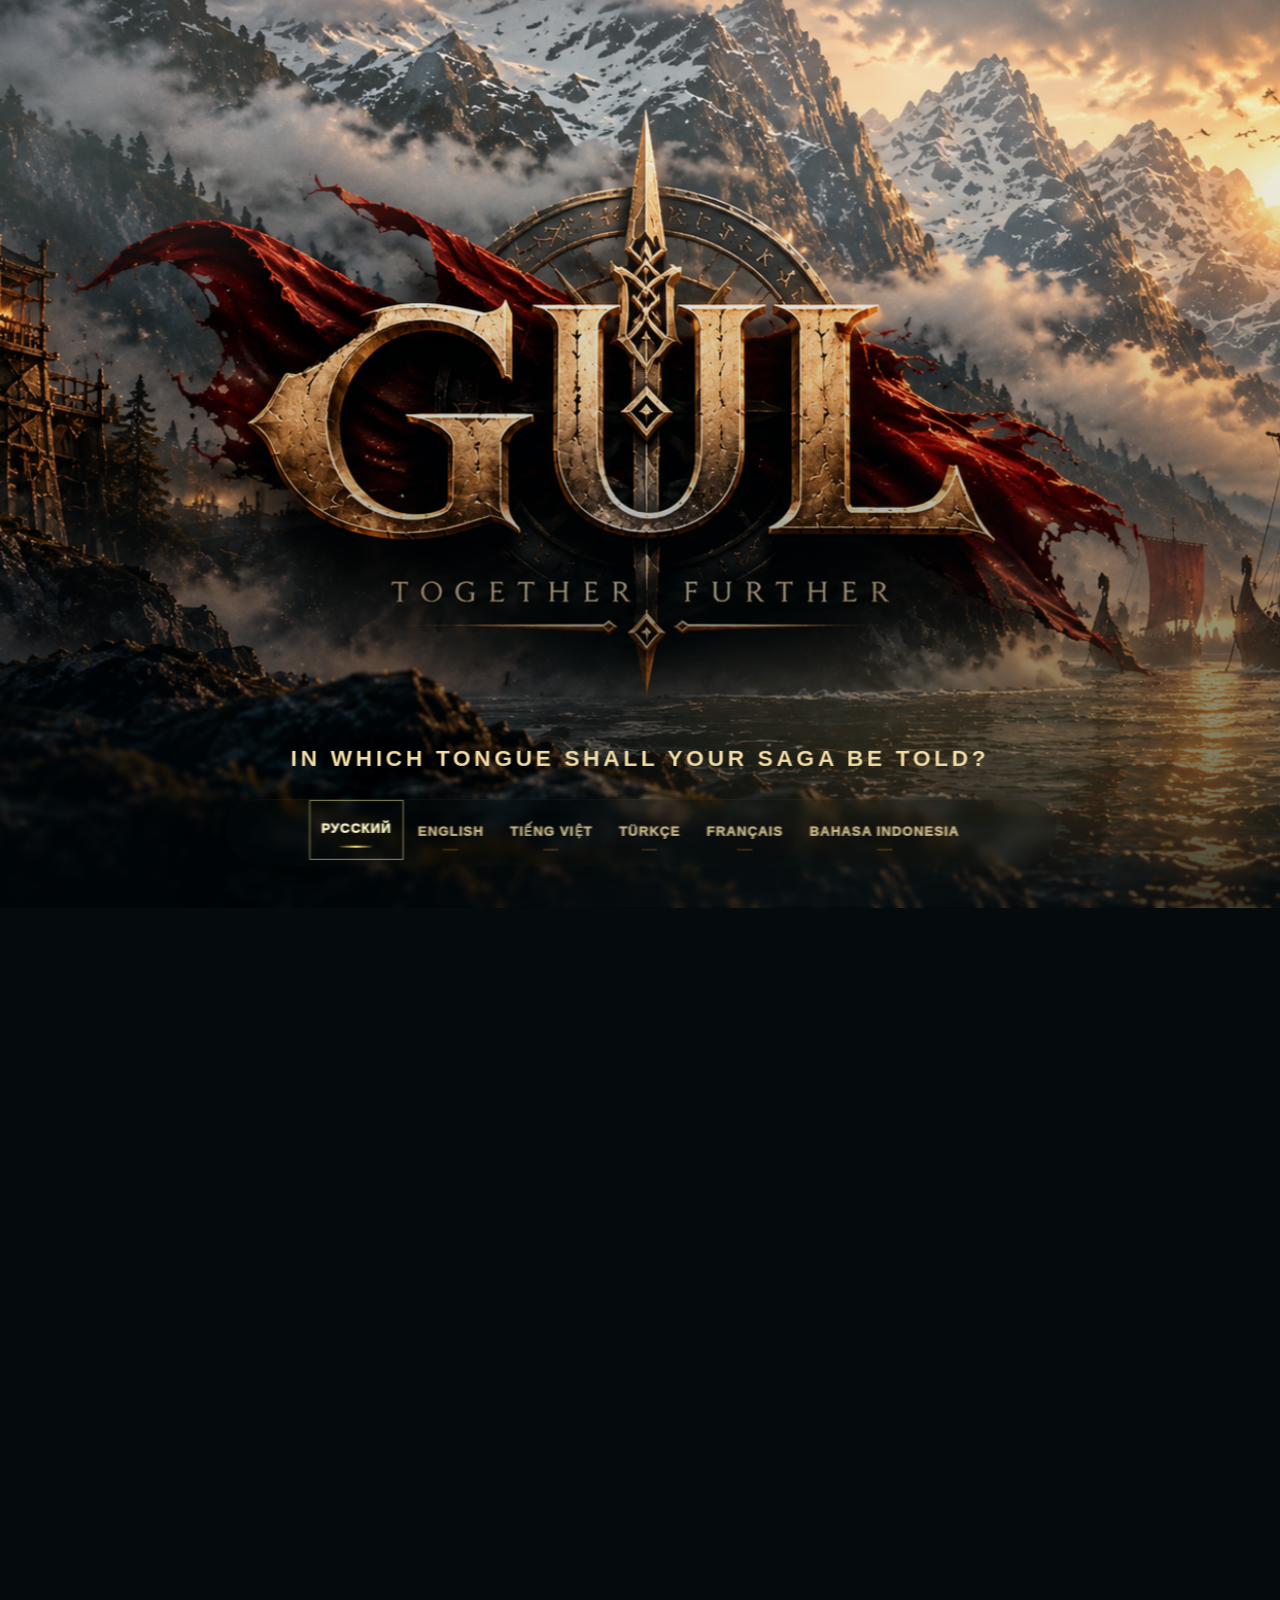
<file: index.html>
<!doctype html>
<html lang="ru">
  <head>
    <script>document.documentElement.classList.add("guild-page-loading")</script>
    <meta charset="utf-8">
    <meta name="viewport" content="width=device-width, initial-scale=1">
    <meta name="description" content="Сайт гильдии Viking Rise: заявки, Guides, Achievements, Media, Leadership и контакты.">
    <meta property="og:title" content="GUL">
    <meta property="og:description" content="Сайт гильдии Viking Rise: заявки, Guides, Achievements, Media, Leadership и контакты.">
    <meta property="og:type" content="website">
    <meta property="og:image" content="assets/hero-viking-guild.webp">
    <title>GUL</title>
    <link rel="icon" type="image/png" href="assets/guild-logo-source.webp">
    <link rel="preconnect" href="https://fonts.googleapis.com"><link rel="preconnect" href="https://fonts.gstatic.com" crossorigin><link href="https://fonts.googleapis.com/css2?family=Cinzel+Decorative:wght@700;900&family=Cinzel:wght@700;800;900&display=swap" rel="stylesheet"><link rel="stylesheet" href="styles.css?enterHallRune=1791292601">
  <link rel="preload" as="image" href="assets/gul-cinematic-logo.png" fetchpriority="high"><link rel="stylesheet" href="desktop-performance.css">
    <link rel="stylesheet" href="guild-clock-top.css?v=20261108-compact">
    <link rel="stylesheet" href="home-layout.css?v=20261107">
    <link rel="stylesheet" href="brand-theme.css?v=20261108-header2">
    <link rel="stylesheet" href="responsive-polish.css?v=20261108-devices">
  <link rel="stylesheet" href="guild-music.css?v=2">
  </head>
  <body class="home-overhaul"><div class="scene-loading" role="status" aria-label="Loading"><div class="loading-toast" aria-hidden="true"><div class="toast-mug mug-left"><img src="assets/viking-tankard.webp" alt="" width="100" height="100"></div><div class="toast-mug mug-right"><img src="assets/viking-tankard.webp" alt="" width="100" height="100"></div><div class="toast-foam"><i></i><i></i><i></i><i></i></div></div><strong>Pouring the ale.</strong><span class="loading-quip">Saving you a seat.</span><span class="loading-small">Preparing the hall for your arrival</span></div>
    <div class="language-gate" data-language-gate>
      <div class="cinematic-harbor" aria-hidden="true">
        <div class="living-sea"></div>
        <div class="living-waterfall"></div>
        <div class="living-boat"></div>
        <div class="harbor-fire fire-hall"></div>
        <div class="harbor-fire fire-dock"></div>
        <div class="harbor-fire fire-shore"></div>
        <div class="roof-smoke smoke-great-hall"><i></i><i></i><i></i></div>
        <div class="roof-smoke smoke-dock-house"><i></i><i></i><i></i></div>
        <div class="house-light light-upper-hall"></div>
        <div class="house-light light-dock-house"></div>
        <div class="brazier-light"></div>
      </div>
      <div class="cinematic-fog" aria-hidden="true"></div>
      <div class="gate-backdrop"></div>
      <section class="gate-panel" aria-label="Language selection">
        <div class="gate-wordmark">GUL</div>
        <p class="cinematic-intro" data-i18n="intro.tagline">Every legend begins here.</p>
        <div class="language-choice-block">
          <p class="language-question" data-i18n="intro.languageQuestion">In which tongue shall your saga be told?</p>
        <div class="rune-choice" aria-label="Выбор языка">
          <button class="rune-button" type="button" data-lang-choice="ru" aria-label="Открыть сайт на русском">
            <span class="choice-saga" lang="ru">Пусть моя сага звучит на русском.</span>
          </button>
          <button class="rune-button" type="button" data-lang-choice="en" aria-label="Open site in English">
            <span class="choice-saga" lang="en">Let my saga unfold in English.</span>
          </button>
        </div>
        </div>
      </section>
    </div>

    <header class="site-header">
      <a class="brand" href="index.html" aria-label="Home страница гильдии">
        <span>
          <strong data-i18n="brand.title">GUL • Viking Rise</strong>
          <small data-i18n="brand.subtitle">Одна гильдия. Одна сага.</small>
        </span>
      </a>
      <nav class="top-nav" aria-label="Основная навигация">
        <a class="active" href="index.html" data-i18n="nav.home">Home</a>
        <a href="migration.html" data-i18n="nav.migration">Migration</a>
        <a href="achievements.html" data-i18n="nav.achievements">Achievements</a>
        <a href="media.html" data-i18n="nav.media">Media</a>
        <a href="guides.html" data-i18n="nav.guides">Guides</a>
        <a href="kingdom.html" data-i18n="nav.kingdom">Leadership</a>
        <a href="contacts.html" data-i18n="nav.contacts">Socials</a>
      </nav>
    </header>

    <main>
      <section class="hero harbor-hero battlefield-hero">
        <div class="harbor-scene" aria-hidden="true">
          <div class="battlefield-smoke"></div>
          <div class="harbor-embers"></div>
        </div>
        <div class="hero-content"><div class="home-crest-mark cinematic-home-mark" aria-label="GUL cinematic logo"><img src="assets/gul-emblem-transparent.png" alt="GUL"></div>
        <div class="hero-actions"><a class="button primary" href="migration.html" data-i18n="actions.apply">Apply to GUL</a><a class="button" href="https://discord.gg/CUmMG2Z4TM" target="_blank" rel="noopener noreferrer" data-i18n="actions.discord">Open Discord</a></div></div>
        
      <div class="home-welcome-line"><strong>Welcome, Warriors.</strong><span>Enter the shield hall, stand with GUL, and move together as one.</span></div><a class="home-scroll-cue" href="#home-sections" aria-label="Enter the hall"><span>Enter the Hall</span><i aria-hidden="true"></i></a></section>
      <section class="home-command-deck" id="home-sections" aria-label="GUL site sections">
        <div class="home-deck-heading">
          <span>Guild Hall</span>
          <strong>Choose your next stop</strong>
        </div>
        <div class="home-route-grid">
          <a class="home-route" href="announcements.html">
            <strong data-i18n="cards.announcementsTitle">Announcements</strong>
            <small>Orders, events, and word from the hall.</small>
          </a>
          <a class="home-route" href="migration.html">
            <strong data-i18n="cards.migrationTitle">Migration</strong>
            <small>Apply to sail with GUL.</small>
          </a>
          <a class="home-route" href="achievements.html">
            <strong data-i18n="cards.achievementsTitle">Achievements</strong>
            <small>Victories, milestones, and glory earned.</small>
          </a>
          <a class="home-route" href="media.html">
            <strong data-i18n="cards.mediaTitle">Media</strong>
            <small>Scenes from battles and voyages.</small>
          </a>
          <a class="home-route" href="guides.html">
            <strong data-i18n="cards.guidesTitle">Guides</strong>
            <small>Build smarter before the axe falls.</small>
          </a>
          <a class="home-route" href="kingdom.html">
            <strong data-i18n="cards.kingdomTitle">Leadership</strong>
            <small>Meet the crew leading GUL forward.</small>
          </a>
          <a class="home-route" href="contacts.html">
            <strong data-i18n="cards.contactsTitle">Socials</strong>
            <small>Discord, leadership, and YouTube soon.</small>
          </a>
        </div>
      </section>
    </main>

    <footer class="site-footer">
      <span data-i18n="brand.title">GUL</span>
      <span data-i18n="footer.note">Скелет сайта для дальнейшего наполнения</span>
    </footer>
    <script src="languages.js"></script><script src="script.js?v=20261108-music1"></script>
  <script src="page-transitions.js?v=5"></script><script src="background-preload.js?v=6"></script>
    <script src="guild-clock-top.js?v=20261108-header2" defer></script>
  <script src="guild-music.js?v=2"></script>
  </body>
</html>
</file>
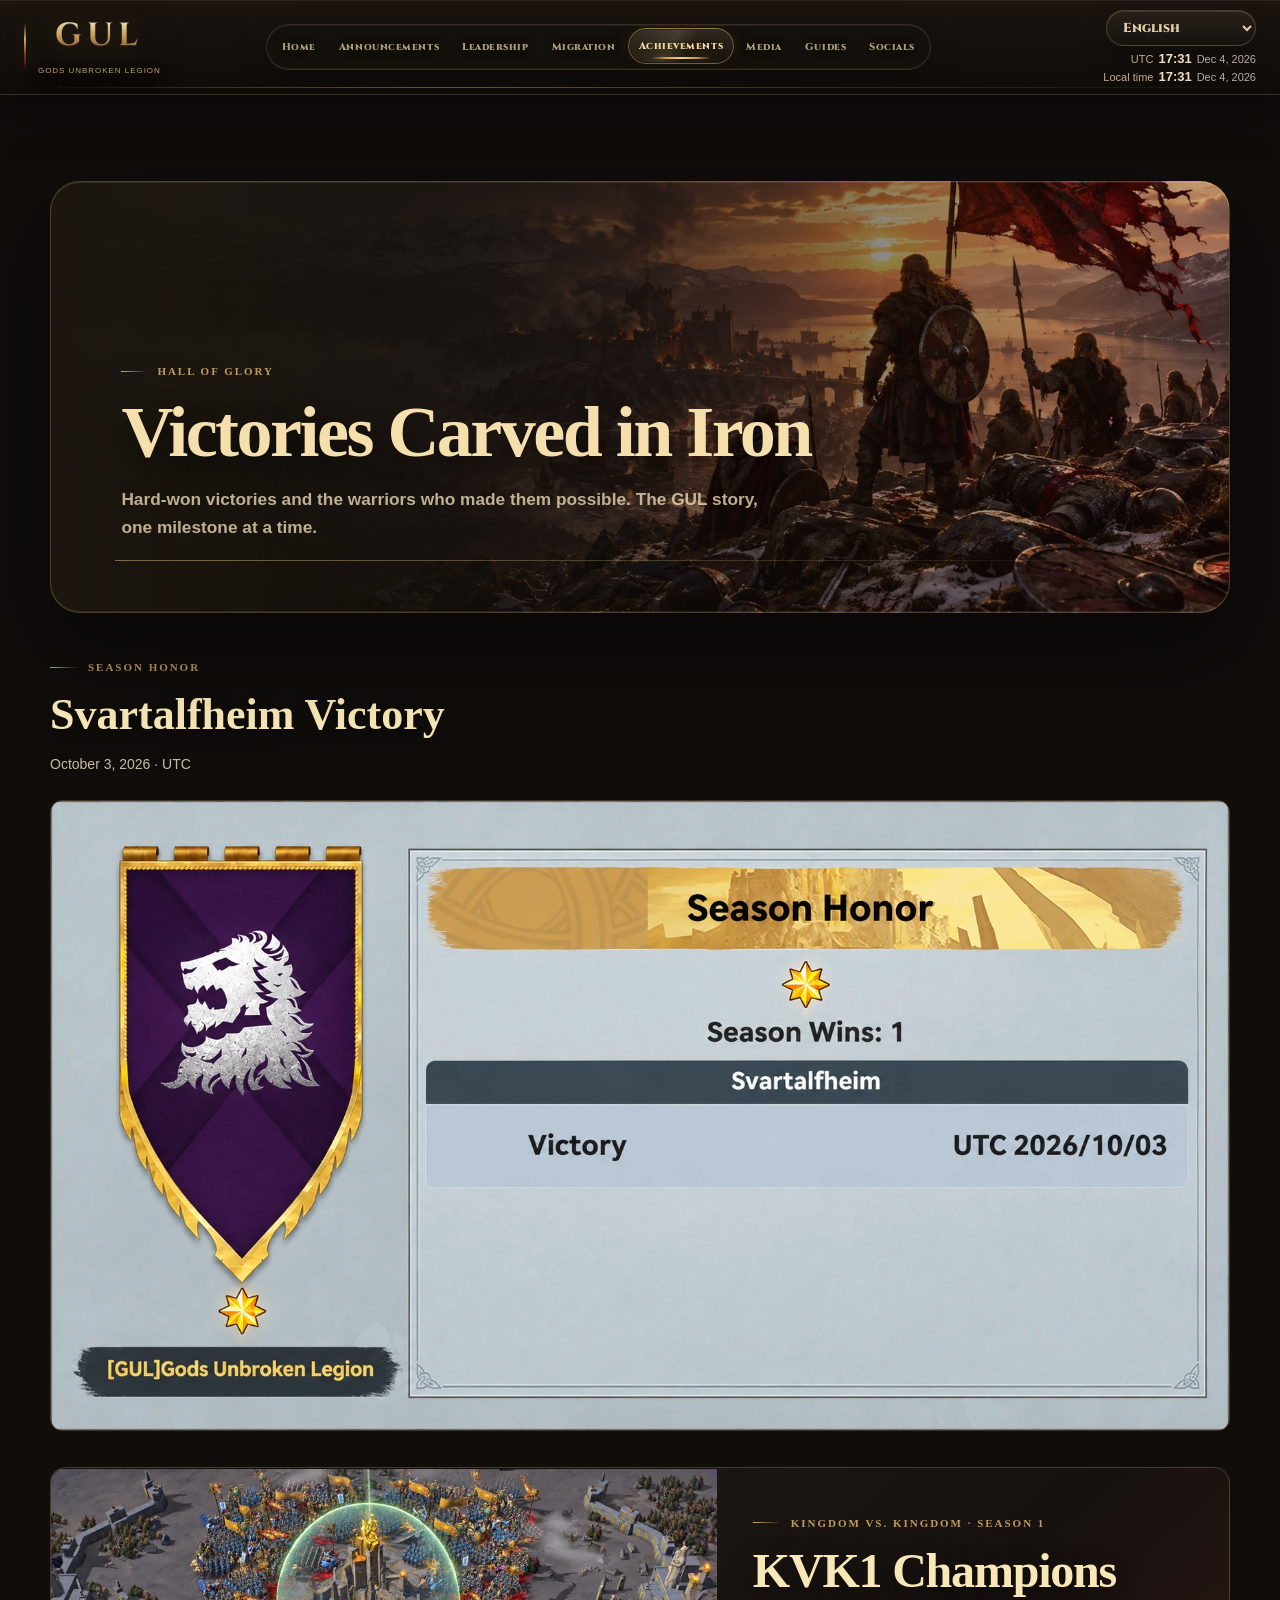
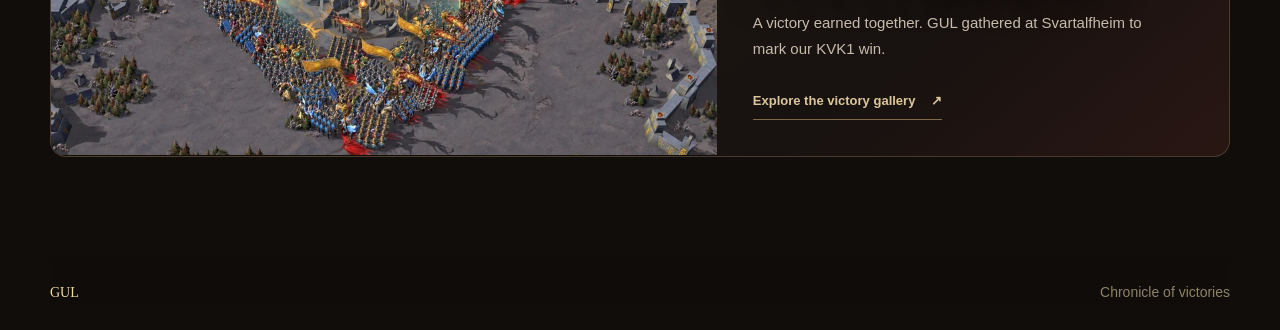
<file: achievements.html>
<!doctype html>
<html lang="ru">
  <head>
    <script>document.documentElement.classList.add("guild-page-loading")</script>
    <meta charset="utf-8">
    <meta name="viewport" content="width=device-width, initial-scale=1">
    <meta name="description" content="Победы, рекорды, сезонные результаты и важные даты гильдии Viking Rise.">
    <meta property="og:title" content="Achievements | GUL">
    <meta property="og:description" content="Победы, рекорды, сезонные результаты и важные даты гильдии Viking Rise.">
    <meta property="og:type" content="website">
    <meta property="og:image" content="assets/hero-viking-guild.webp">
    <title>Achievements | GUL</title>
    <link rel="icon" type="image/png" href="assets/guild-logo-source.webp">
    <link rel="stylesheet" href="styles.css?finalHallLogo=1791290001">
  <link rel="preload" as="image" href="assets/section-achievements.webp" fetchpriority="high"><link rel="stylesheet" href="desktop-performance.css">
    <link rel="stylesheet" href="guild-clock-top.css?v=20261108-compact">
    <link rel="stylesheet" href="brand-theme.css?v=20261108-header2">
    <link rel="stylesheet" href="section-layout.css?v=20261107">
    <link rel="stylesheet" href="victory-gallery.css?v=1">
    <link rel="stylesheet" href="responsive-polish.css?v=20261108-devices">
  <link rel="stylesheet" href="https://fonts.googleapis.com/css2?family=Cinzel:wght@700&display=swap">
  <link rel="stylesheet" href="guild-music.css?v=2">
  </head>
  <body class="achievements-page"><div class="scene-loading" role="status" aria-label="Loading"><div class="loading-toast" aria-hidden="true"><div class="toast-mug mug-left"><img src="assets/viking-tankard.webp" alt="" width="100" height="100"></div><div class="toast-mug mug-right"><img src="assets/viking-tankard.webp" alt="" width="100" height="100"></div><div class="toast-foam"><i></i><i></i><i></i><i></i></div></div><strong>Pouring the ale.</strong><span class="loading-quip">Saving you a seat.</span><span class="loading-small">Preparing the hall for your arrival</span></div>
    <header class="site-header">
      <a class="brand" href="index.html"><span><strong>GUL</strong><small>Together further</small></span></a>
      <nav class="top-nav" aria-label="Основная навигация">
        <a href="index.html">Home</a>
        <a href="migration.html">Migration</a>
        <a class="active" href="achievements.html">Achievements</a>
        <a href="media.html">Media</a>
        <a href="guides.html">Guides</a>
        <a href="kingdom.html">Leadership</a>
        <a href="contacts.html">Socials</a>
      </nav>
    </header>
    <main class="page achievements-overhaul">
      <section class="achievements-hero" aria-labelledby="achievements-title">
        <div class="achievements-hero-copy">
          <span class="achievements-kicker">Hall of Glory</span>
          <h1 id="achievements-title">Victories Carved in Iron</h1>
          <p>Hard-won victories and the warriors who made them possible. The GUL story, one milestone at a time.</p>
        </div>
      </section>

      <section class="season-honor-record" aria-labelledby="season-honor-title">
        <div><span class="page-kicker">Season Honor</span><h2 id="season-honor-title">Svartalfheim Victory</h2><p>October 3, 2026 · UTC</p></div>
        <a href="media.html?album=kvk1#kvk1" aria-label="View the season honor record in the KVK1 album"><img src="assets/kvk1/season-honor.webp" alt="GUL Season Honor: one season win in Svartalfheim, Victory, October 3 2026 UTC"></a>
      </section>
      <section class="victory-achievement" id="kvk1" aria-labelledby="kvk-achievement-title">
        <a class="victory-achievement-photo" href="media.html?album=kvk1#kvk1" aria-label="View the KVK1 victory gallery"><img src="assets/kvk1/team-05-preview.webp" alt="GUL troops gathered around Svartalfheim after their KVK1 win" loading="lazy" decoding="async"></a>
        <div class="victory-achievement-copy"><span class="page-kicker">Kingdom vs. Kingdom · Season 1</span><h2 id="kvk-achievement-title">KVK1 Champions</h2><p>A victory earned together. GUL gathered at Svartalfheim to mark our KVK1 win.</p><a class="victory-text-link" href="media.html?album=kvk1#kvk1">Explore the victory gallery <span aria-hidden="true">↗</span></a></div>
      </section>
    </main>
    <footer class="site-footer"><span>GUL</span><span>Летопись побед</span></footer>
    <script src="languages.js"></script><script src="script.js?v=20261108-music1"></script>
  <script src="page-transitions.js?v=5"></script><script src="background-preload.js?v=6"></script>
    <script src="guild-clock-top.js?v=20261108-header2" defer></script>
  <script src="guild-music.js?v=2"></script>
  </body>
</html>
</file>
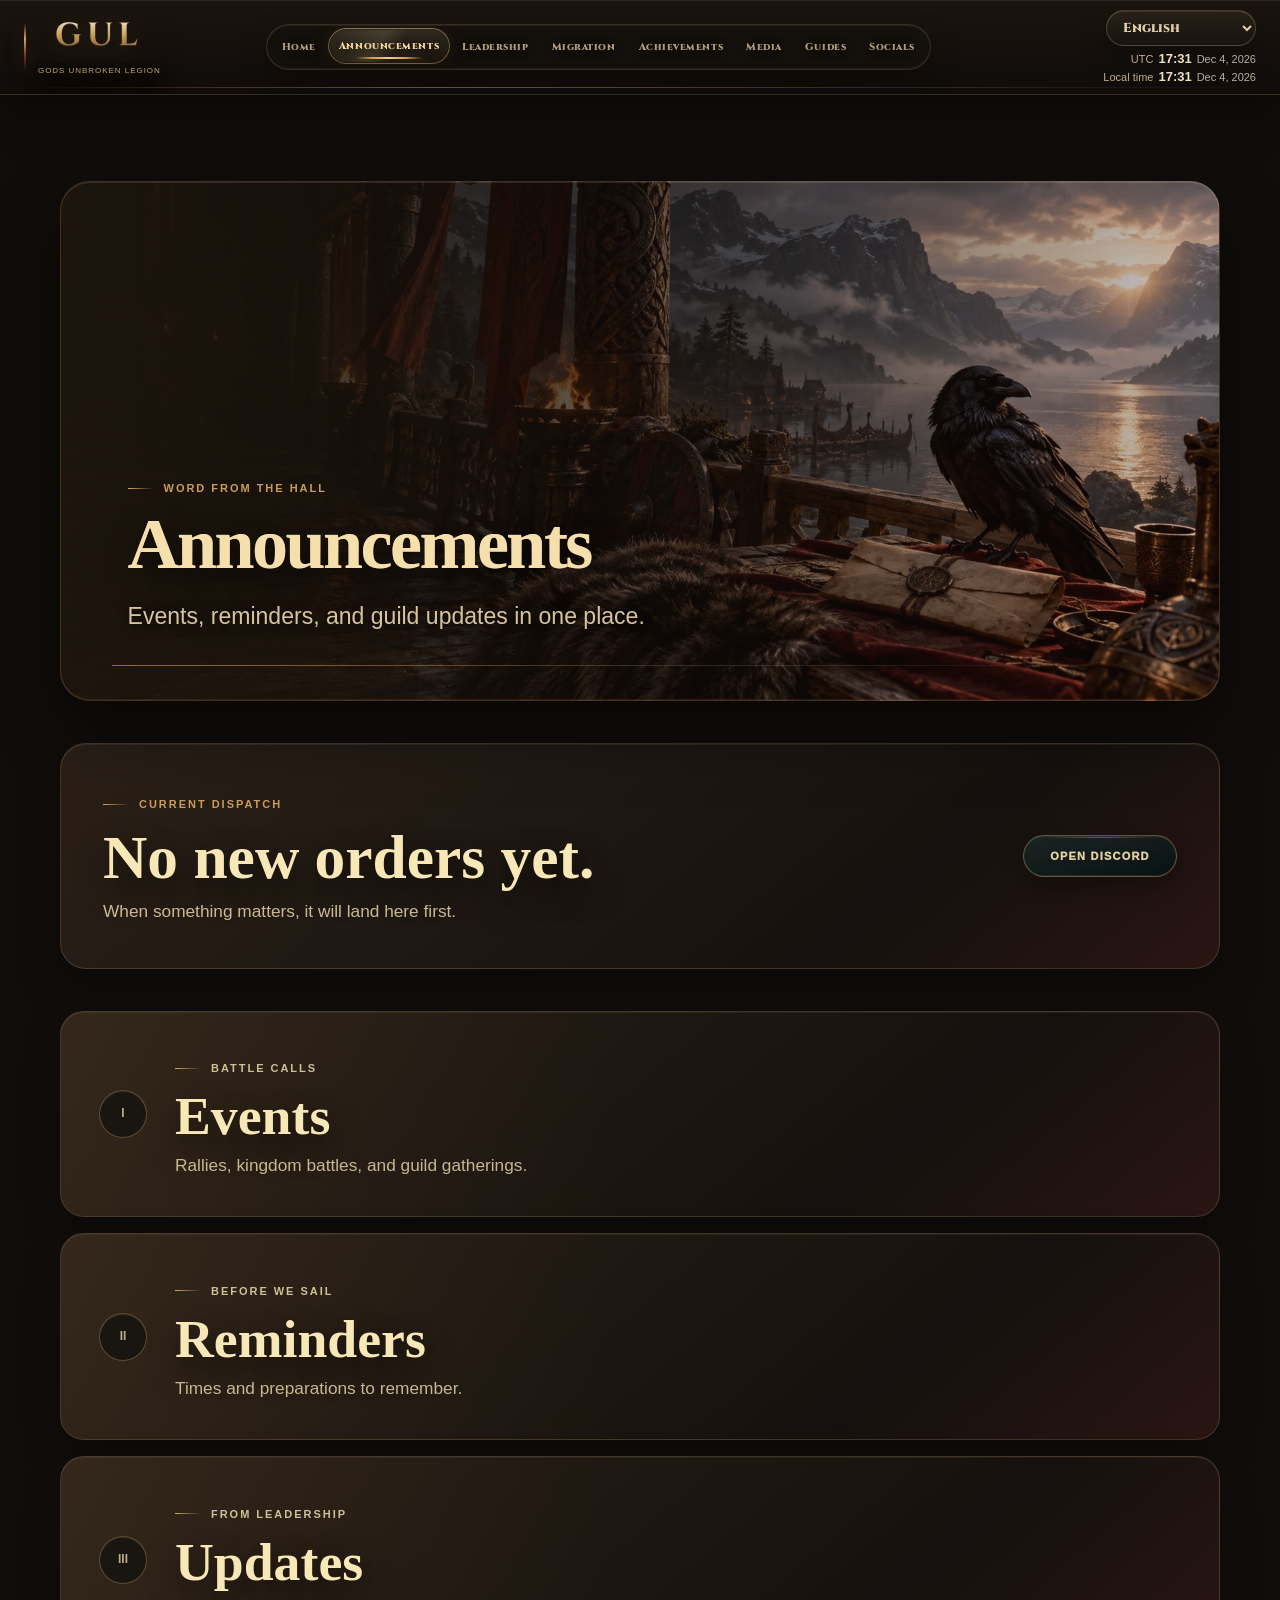
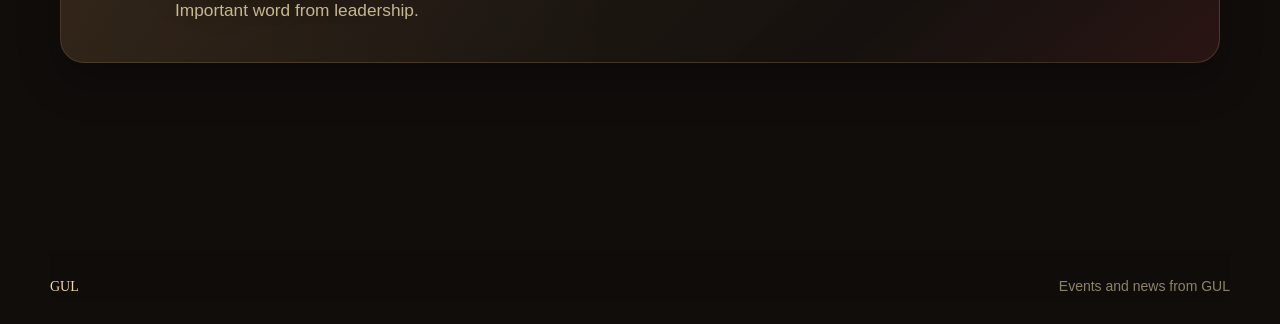
<file: announcements.html>
<!doctype html>
<html lang="en">
<head>
    <script>document.documentElement.classList.add("guild-page-loading")</script>
  <meta charset="utf-8">
  <meta name="viewport" content="width=device-width, initial-scale=1">
  <title>Announcements | GUL</title>
  <link rel="preconnect" href="https://fonts.googleapis.com"><link rel="preconnect" href="https://fonts.gstatic.com" crossorigin><link href="https://fonts.googleapis.com/css2?family=Cinzel+Decorative:wght@700;900&family=Cinzel:wght@700;800;900&display=swap" rel="stylesheet">
  <link rel="stylesheet" href="styles.css?finalHallLogo=1791290001">
  <link rel="preload" as="image" href="assets/announcements-board.webp" fetchpriority="high">
  <link rel="stylesheet" href="desktop-performance.css">
    <link rel="stylesheet" href="guild-clock-top.css?v=20261108-compact">
    <link rel="stylesheet" href="brand-theme.css?v=20261108-header2">
    <link rel="stylesheet" href="responsive-polish.css?v=20261108-devices">
  <link rel="stylesheet" href="guild-music.css?v=2">
  </head>
<body class="contacts-page announcements-page announcements-overhaul">
  <div class="scene-loading" role="status" aria-label="Loading"><div class="loading-toast" aria-hidden="true"><div class="toast-mug mug-left"><img src="assets/viking-tankard.webp" alt="" width="100" height="100"></div><div class="toast-mug mug-right"><img src="assets/viking-tankard.webp" alt="" width="100" height="100"></div><div class="toast-foam"><i></i><i></i><i></i><i></i></div></div><strong>Pouring the ale.</strong><span class="loading-quip">Saving you a seat.</span><span class="loading-small">Preparing the hall for your arrival</span></div>
  <header class="site-header"></header>
  <main class="page announcement-page-shell">
    <section class="announcement-hero" aria-labelledby="announcement-title">
      <div class="announcement-hero-copy">
        <span class="announcement-kicker" data-i18n="announcements.eyebrow">Word from the hall</span>
        <h1 id="announcement-title" data-i18n="announcements.title">Announcements</h1>
        <p data-i18n="announcements.intro">Events, reminders, and guild updates in one place.</p>
      </div>
    </section>

    <section class="war-dispatch" aria-label="Current guild notice">
      <div class="dispatch-copy">
        <span class="dispatch-label">Current Dispatch</span>
        <h2 data-i18n="announcements.waitTitle">No new orders yet.</h2>
        <p data-i18n="announcements.waitText">When something matters, it will land here first.</p>
      </div>
      <a class="dispatch-link" href="https://discord.gg/CUmMG2Z4TM" target="_blank" rel="noopener noreferrer" data-i18n="announcements.discord">Open Discord</a>
    </section>

    <section class="notice-categories notice-rail" aria-label="Announcement categories">
      <article class="notice-panel notice-panel-events">
        <span class="notice-panel-mark" aria-hidden="true">I</span>
        <div>
          <p class="notice-panel-label">Battle calls</p>
          <h2 data-i18n="announcements.events">Events</h2>
          <p data-i18n="announcements.eventsDesc">Rallies, kingdom battles, and guild gatherings.</p>
        </div>
      </article>
      <article class="notice-panel notice-panel-reminders">
        <span class="notice-panel-mark" aria-hidden="true">II</span>
        <div>
          <p class="notice-panel-label">Before we sail</p>
          <h2 data-i18n="announcements.reminders">Reminders</h2>
          <p data-i18n="announcements.remindersDesc">Times and preparations to remember.</p>
        </div>
      </article>
      <article class="notice-panel notice-panel-updates">
        <span class="notice-panel-mark" aria-hidden="true">III</span>
        <div>
          <p class="notice-panel-label">From leadership</p>
          <h2 data-i18n="announcements.updates">Updates</h2>
          <p data-i18n="announcements.updatesDesc">Important word from leadership.</p>
        </div>
      </article>
    </section>
  </main>
  <footer class="site-footer"></footer>
  <script src="languages.js"></script><script src="script.js?v=20261108-music1"></script>
  <script src="page-transitions.js?v=5"></script><script src="background-preload.js?v=6"></script>
    <script src="guild-clock-top.js?v=20261108-header2" defer></script>
  <script src="guild-music.js?v=2"></script>
  </body>
</html>
</file>
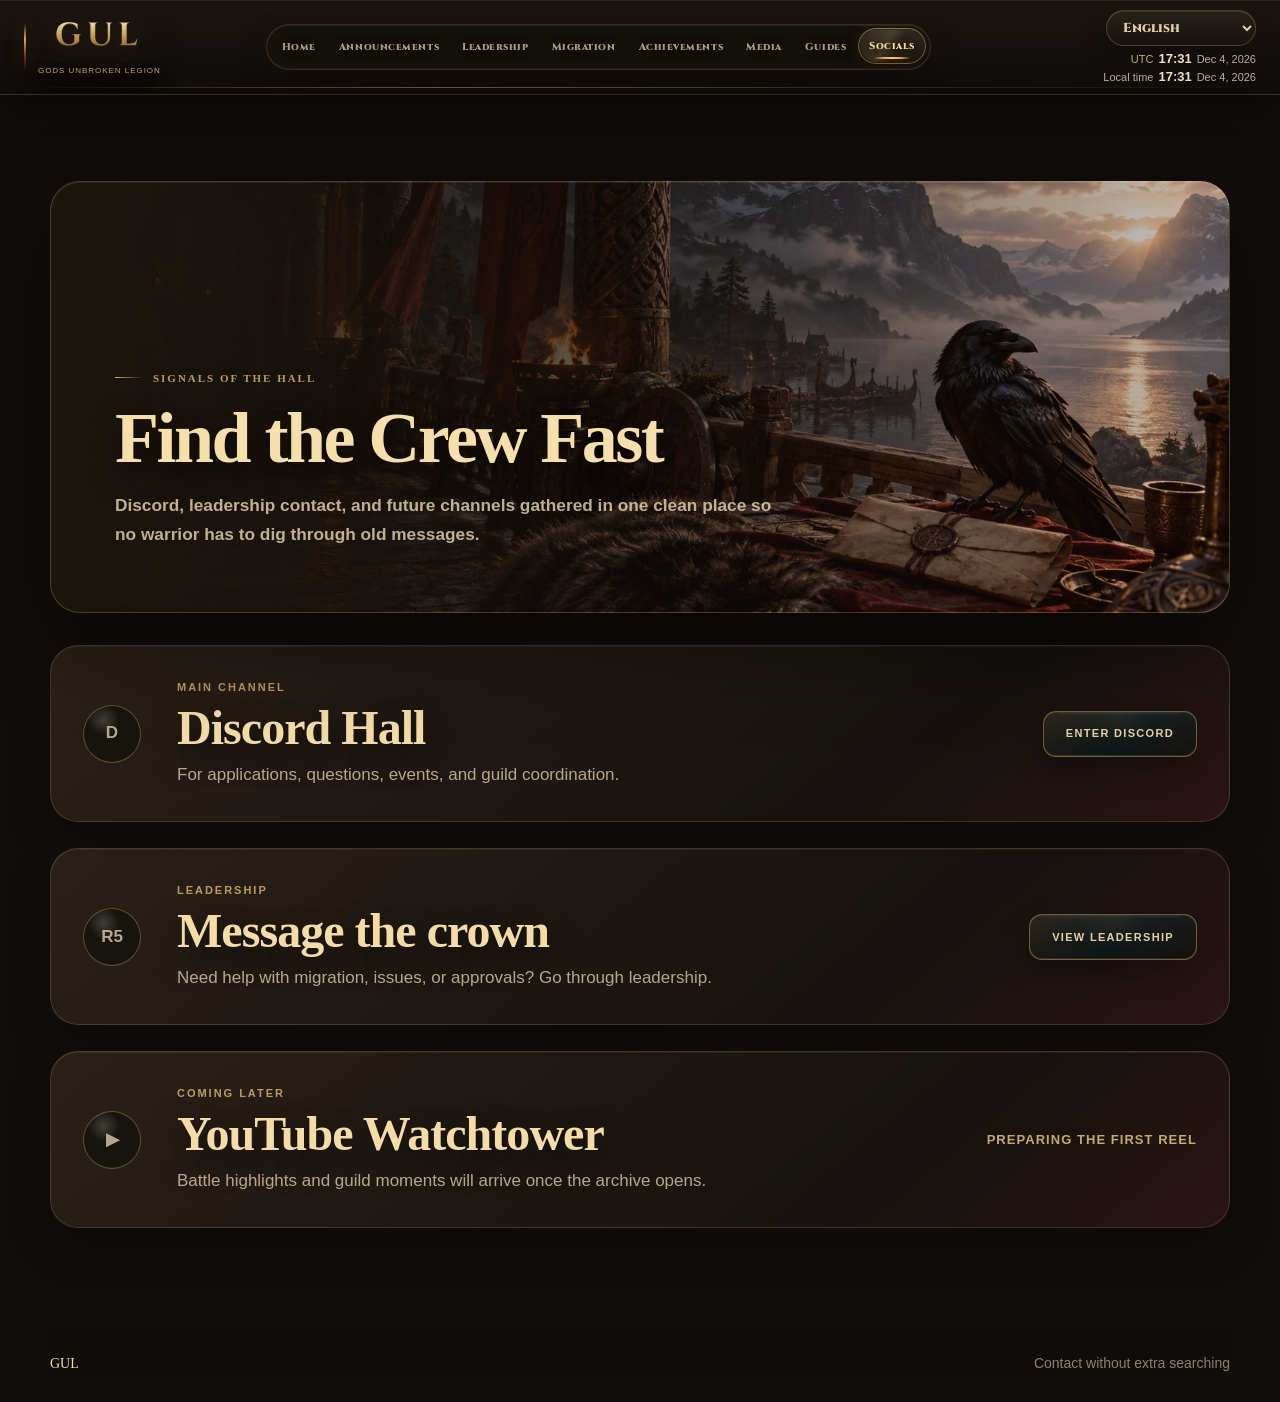
<file: contacts.html>
<!doctype html>
<html lang="ru">
  <head>
    <script>document.documentElement.classList.add("guild-page-loading")</script>
    <meta charset="utf-8">
    <meta name="viewport" content="width=device-width, initial-scale=1">
    <meta name="description" content="Контакты, ссылки, Discord, лидеры и полезные ресурсы гильдии Viking Rise.">
    <meta property="og:title" content="Socials | GUL">
    <meta property="og:description" content="Контакты, ссылки, Discord, лидеры и полезные ресурсы гильдии Viking Rise.">
    <meta property="og:type" content="website">
    <meta property="og:image" content="assets/hero-viking-guild.webp">
    <title>Socials | GUL</title>
    <link rel="icon" type="image/png" href="assets/guild-logo-source.webp">
    <link rel="stylesheet" href="styles.css?finalHallLogo=1791290001">
  <link rel="preload" as="image" href="assets/section-contacts.webp" fetchpriority="high"><link rel="stylesheet" href="desktop-performance.css">
    <link rel="stylesheet" href="guild-clock-top.css?v=20261108-compact">
    <link rel="stylesheet" href="brand-theme.css?v=20261108-header2">
    <link rel="stylesheet" href="section-layout.css?v=20261107">
    <link rel="stylesheet" href="responsive-polish.css?v=20261108-devices">
  <link rel="stylesheet" href="https://fonts.googleapis.com/css2?family=Cinzel:wght@700&display=swap">
  <link rel="stylesheet" href="guild-music.css?v=2">
  </head>
  <body class="contacts-page"><div class="scene-loading" role="status" aria-label="Loading"><div class="loading-toast" aria-hidden="true"><div class="toast-mug mug-left"><img src="assets/viking-tankard.webp" alt="" width="100" height="100"></div><div class="toast-mug mug-right"><img src="assets/viking-tankard.webp" alt="" width="100" height="100"></div><div class="toast-foam"><i></i><i></i><i></i><i></i></div></div><strong>Pouring the ale.</strong><span class="loading-quip">Saving you a seat.</span><span class="loading-small">Preparing the hall for your arrival</span></div>
    <header class="site-header">
      <a class="brand" href="index.html"><span><strong>GUL</strong><small>Together further</small></span></a>
      <nav class="top-nav" aria-label="Основная навигация">
        <a href="index.html">Home</a>
        <a href="migration.html">Migration</a>
        <a href="achievements.html">Achievements</a>
        <a href="media.html">Media</a>
        <a href="guides.html">Guides</a>
        <a href="kingdom.html">Leadership</a>
        <a class="active" href="contacts.html">Socials</a>
      </nav>
    </header>
    <main class="page socials-overhaul">
      <section class="socials-hero" aria-labelledby="socials-title">
        <div>
          <span class="page-kicker">Signals of the Hall</span>
          <h1 id="socials-title">Find the Crew Fast</h1>
          <p>Discord, leadership contact, and future channels gathered in one clean place so no warrior has to dig through old messages.</p>
        </div>
      </section>

      <section class="socials-grid" aria-label="Social links">
        <article class="social-card primary-social">
          <span class="social-icon">D</span>
          <div>
            <p>Main channel</p>
            <h2>Discord Hall</h2>
            <span>For applications, questions, events, and guild coordination.</span>
          </div>
          <a class="button primary" href="https://discord.gg/CUmMG2Z4TM" target="_blank" rel="noopener noreferrer">Enter Discord</a>
        </article>
        <article class="social-card">
          <span class="social-icon">R5</span>
          <div>
            <p>Leadership</p>
            <h2>Message the crown</h2>
            <span>Need help with migration, issues, or approvals? Go through leadership.</span>
          </div>
          <a class="button" href="kingdom.html">View leadership</a>
        </article>
        <article class="social-card muted-social">
          <span class="social-icon">▶</span>
          <div>
            <p>Coming later</p>
            <h2>YouTube Watchtower</h2>
            <span>Battle highlights and guild moments will arrive once the archive opens.</span>
          </div>
          <span class="social-status">Preparing the first reel</span>
        </article>
      </section>
    </main>
    <footer class="site-footer"><span>GUL</span><span>Связь без лишних поисков</span></footer>
    <script src="languages.js"></script><script src="script.js?v=20261108-music1"></script>
  <script src="page-transitions.js?v=5"></script><script src="background-preload.js?v=6"></script>
    <script src="guild-clock-top.js?v=20261108-header2" defer></script>
  <script src="guild-music.js?v=2"></script>
  </body>
</html>
</file>
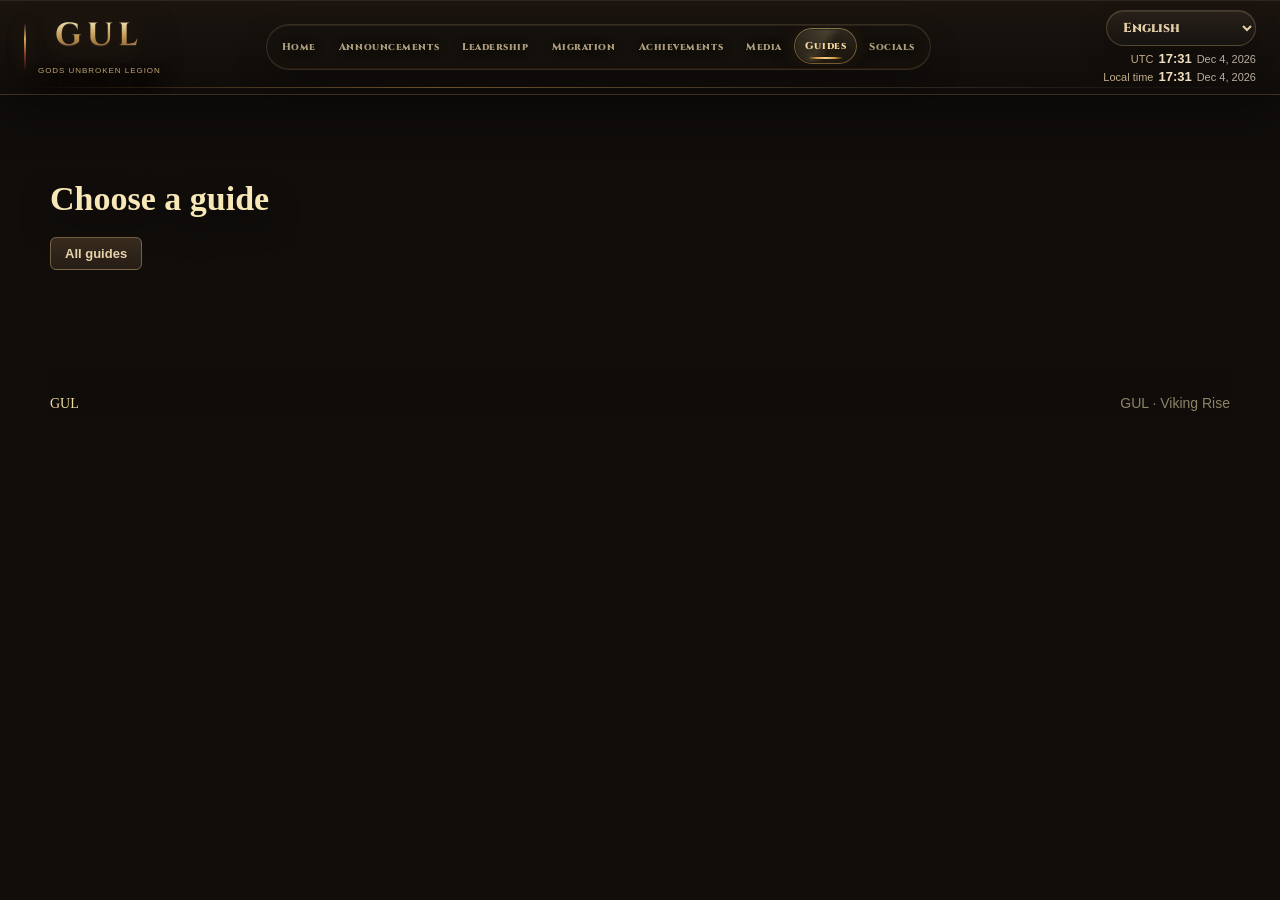
<file: guide.html>
<!doctype html>
<html lang="ru">
  <head>
    <script>document.documentElement.classList.add("guild-page-loading")</script>
    <meta charset="utf-8">
    <meta name="viewport" content="width=device-width, initial-scale=1">
    <meta name="description" content="Guides Viking Rise по PvP, навыкам, маунтам, экипировке, событиям и развитию.">
    <meta property="og:title" content="Guides | GUL">
    <meta property="og:description" content="Guides Viking Rise по PvP, навыкам, маунтам, экипировке, событиям и развитию.">
    <meta property="og:type" content="website">
    <meta property="og:image" content="assets/hero-viking-guild.webp">
    <title>Guides | GUL</title>
    <link rel="icon" type="image/png" href="assets/guild-logo-source.webp">
    <link rel="stylesheet" href="styles.css?finalHallLogo=1791290001">
  <link rel="preload" as="image" href="assets/section-guides.webp" fetchpriority="high"><link rel="stylesheet" href="desktop-performance.css">
    <link rel="stylesheet" href="guild-clock-top.css?v=20261108-compact">
    <link rel="stylesheet" href="guide-experience.css?v=portraits2">
    <link rel="stylesheet" href="brand-theme.css?v=20261108-header2">
    <link rel="stylesheet" href="section-layout.css?v=20261107">
    <link rel="stylesheet" href="responsive-polish.css?v=20261108-devices">
  <link rel="stylesheet" href="https://fonts.googleapis.com/css2?family=Cinzel:wght@700&display=swap">
  <link rel="stylesheet" href="guild-music.css?v=2">
  </head>
  <body><div class="scene-loading" role="status" aria-label="Loading"><div class="loading-toast" aria-hidden="true"><div class="toast-mug mug-left"><img src="assets/viking-tankard.webp" alt="" width="100" height="100"></div><div class="toast-mug mug-right"><img src="assets/viking-tankard.webp" alt="" width="100" height="100"></div><div class="toast-foam"><i></i><i></i><i></i><i></i></div></div><strong>Pouring the ale.</strong><span class="loading-quip">Saving you a seat.</span><span class="loading-small">Preparing the hall for your arrival</span></div>
    <header class="site-header">
      <a class="brand" href="index.html"><span><strong>GUL</strong><small>Together further</small></span></a>
      <nav class="top-nav" aria-label="Основная навигация">
        <a href="index.html">Home</a>
        <a href="migration.html">Migration</a>
        <a href="achievements.html">Achievements</a>
        <a href="media.html">Media</a>
        <a class="active" href="guides.html">Guides</a>
        <a href="kingdom.html">Leadership</a>
        <a href="contacts.html">Socials</a>
      </nav>
    </header>

    <main class="page guides-page guides-overhaul guide-detail">
      <div id="guide-app" data-guide-view="article"><p role="status">Loading your guide…</p></div>
      <noscript>Enable JavaScript to read this guide.</noscript>
    </main>

    <footer class="site-footer"><span>GUL</span><span>Guides для команды</span></footer>
    <script src="languages.js"></script><script src="script.js?guideEditorial=20261107"></script>
  <script src="page-transitions.js?v=5"></script><script src="background-preload.js?v=6"></script>
    <script src="guild-clock-top.js?v=20261108-header2" defer></script>
    <script src="guide-calculator.js?v=editorial2" defer></script>

    <script src="hero-portraits.js?v=2"></script>
    <script src="guide-experience.js?v=portraits2" defer></script>
  <script src="guild-music.js?v=2"></script>
  </body>
</html>
</file>
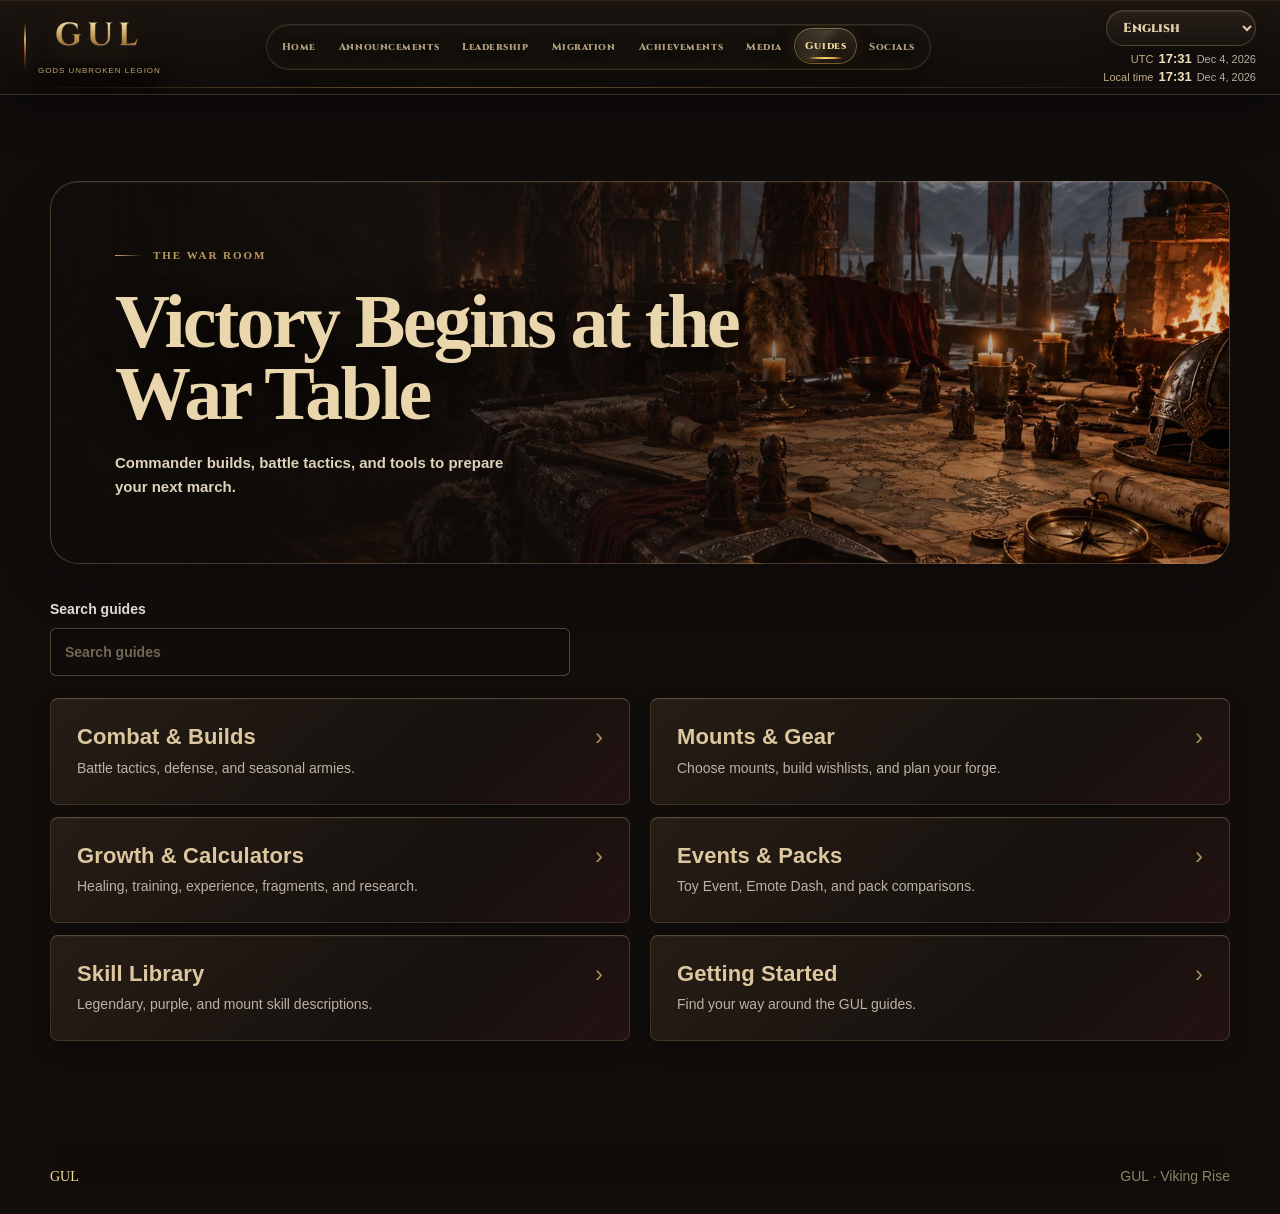
<file: guides.html>
<!doctype html>
<html lang="ru">
  <head>
    <script>document.documentElement.classList.add("guild-page-loading")</script>
    <meta charset="utf-8">
    <meta name="viewport" content="width=device-width, initial-scale=1">
    <meta name="description" content="Guides Viking Rise по PvP, навыкам, маунтам, экипировке, событиям и развитию.">
    <meta property="og:title" content="Guides | GUL">
    <meta property="og:description" content="Guides Viking Rise по PvP, навыкам, маунтам, экипировке, событиям и развитию.">
    <meta property="og:type" content="website">
    <meta property="og:image" content="assets/hero-viking-guild.webp">
    <title>Guides | GUL</title>
    <link rel="icon" type="image/png" href="assets/guild-logo-source.webp">
    <link rel="stylesheet" href="styles.css?finalHallLogo=1791290001">
  <link rel="preload" as="image" href="assets/section-guides.webp" fetchpriority="high"><link rel="stylesheet" href="desktop-performance.css">
    <link rel="stylesheet" href="guild-clock-top.css?v=20261108-compact">
    <link rel="stylesheet" href="guide-experience.css?v=editorial2">
    <link rel="stylesheet" href="brand-theme.css?v=20261108-header2">
    <link rel="stylesheet" href="section-layout.css?v=20261107">
    <link rel="stylesheet" href="responsive-polish.css?v=20261108-devices">
  <link rel="stylesheet" href="https://fonts.googleapis.com/css2?family=Cinzel:wght@700&display=swap">
  <link rel="stylesheet" href="guild-music.css?v=2">
  </head>
  <body><div class="scene-loading" role="status" aria-label="Loading"><div class="loading-toast" aria-hidden="true"><div class="toast-mug mug-left"><img src="assets/viking-tankard.webp" alt="" width="100" height="100"></div><div class="toast-mug mug-right"><img src="assets/viking-tankard.webp" alt="" width="100" height="100"></div><div class="toast-foam"><i></i><i></i><i></i><i></i></div></div><strong>Pouring the ale.</strong><span class="loading-quip">Saving you a seat.</span><span class="loading-small">Preparing the hall for your arrival</span></div>
    <header class="site-header">
      <a class="brand" href="index.html"><span><strong>GUL</strong><small>Together further</small></span></a>
      <nav class="top-nav" aria-label="Основная навигация">
        <a href="index.html">Home</a>
        <a href="migration.html">Migration</a>
        <a href="achievements.html">Achievements</a>
        <a href="media.html">Media</a>
        <a class="active" href="guides.html">Guides</a>
        <a href="kingdom.html">Leadership</a>
        <a href="contacts.html">Socials</a>
      </nav>
    </header>

    <main class="page guides-page guides-overhaul guide-hub" id="guide-library">
      <header class="hub-heading guide-directory-hero">
        <span class="page-kicker" data-guide-hero="eyebrow">The War Room</span>
        <h1 data-guide-hero="title">Victory Begins at the War Table</h1>
        <p data-guide-hero="intro">Commander builds, battle tactics, and tools to prepare your next march.</p>
      </header>
      <div id="guide-app" data-guide-view="directory"><p role="status">Loading guides…</p></div>
      <noscript>Enable JavaScript to browse the guides.</noscript>
    </main>

    <footer class="site-footer"><span>GUL</span><span>Guides для команды</span></footer>
    <script src="languages.js"></script><script src="script.js?guideEditorial=20261107"></script>
  <script src="page-transitions.js?v=5"></script><script src="background-preload.js?v=6"></script>
    <script src="guild-clock-top.js?v=20261108-header2" defer></script>
    <script src="guide-calculator.js?v=editorial2" defer></script>

    <script src="guide-experience.js?v=editorial2" defer></script>
  <script src="guild-music.js?v=2"></script>
  </body>
</html>
</file>
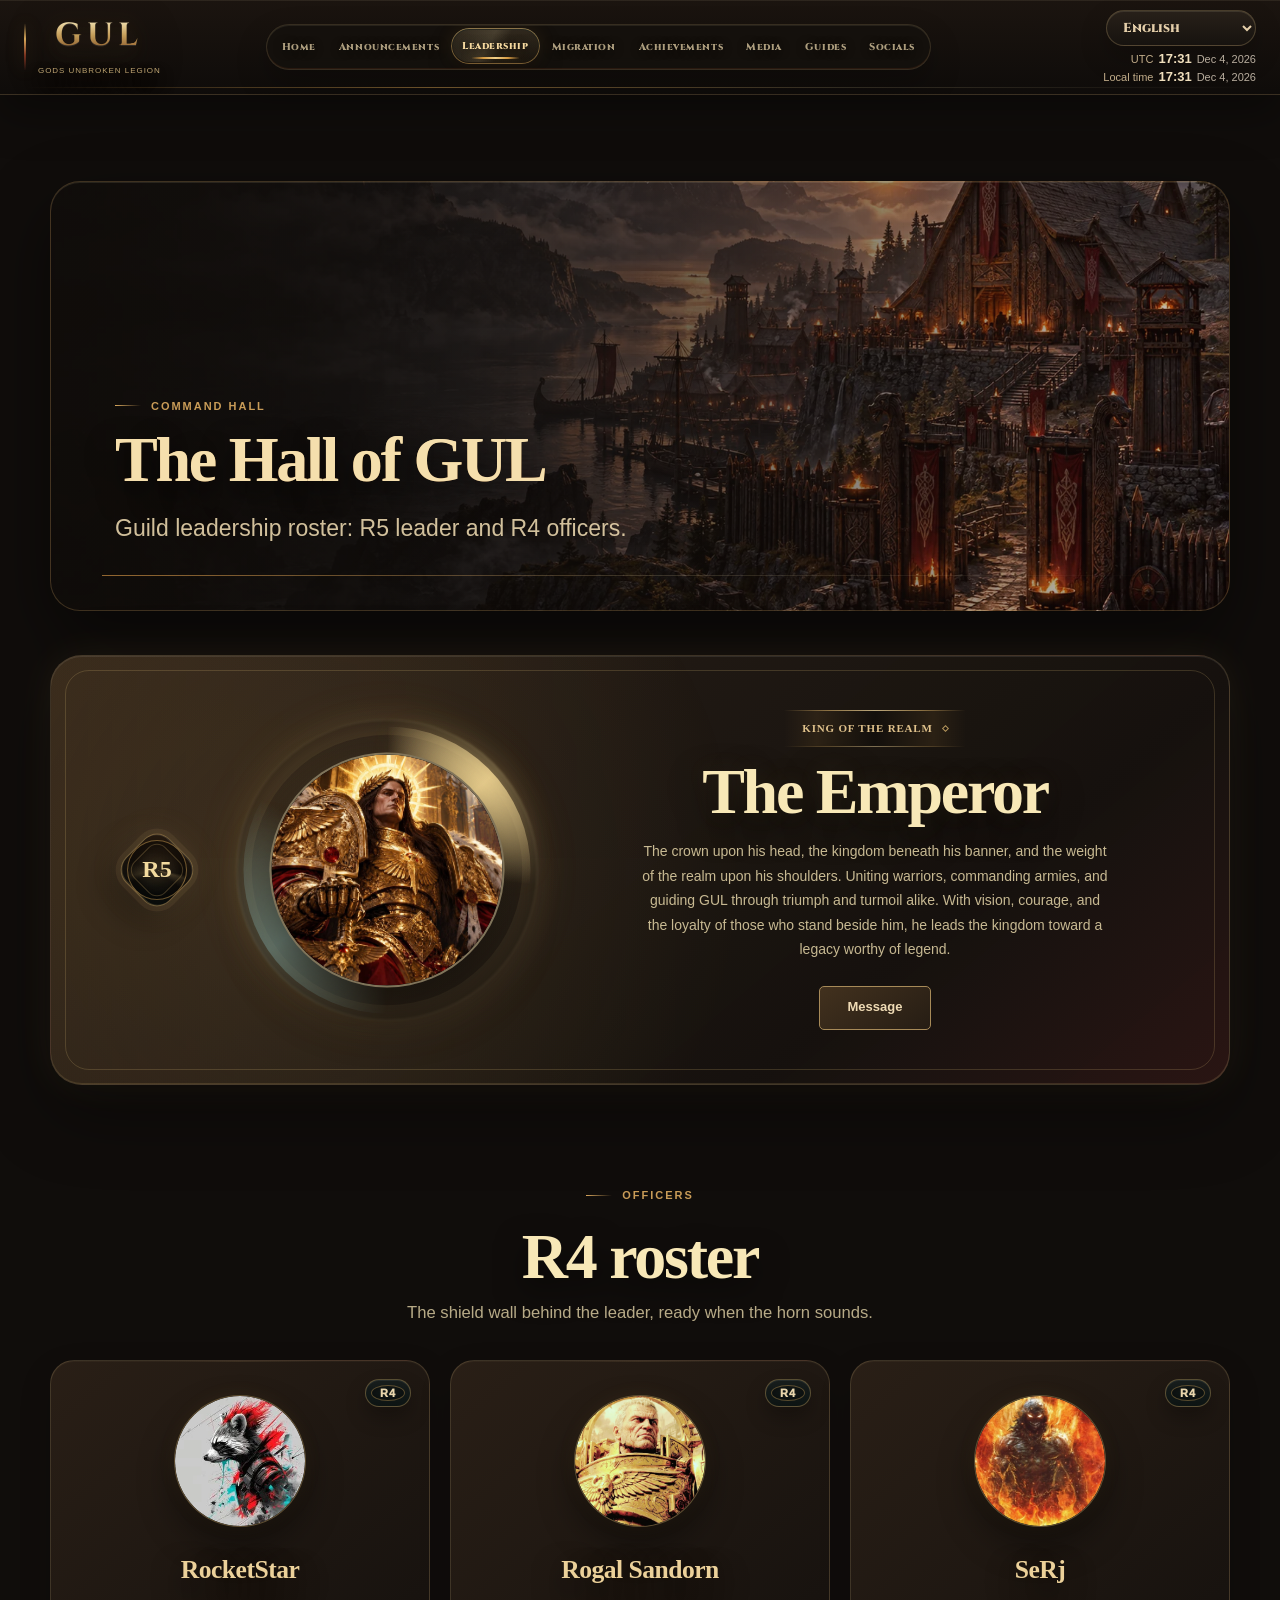
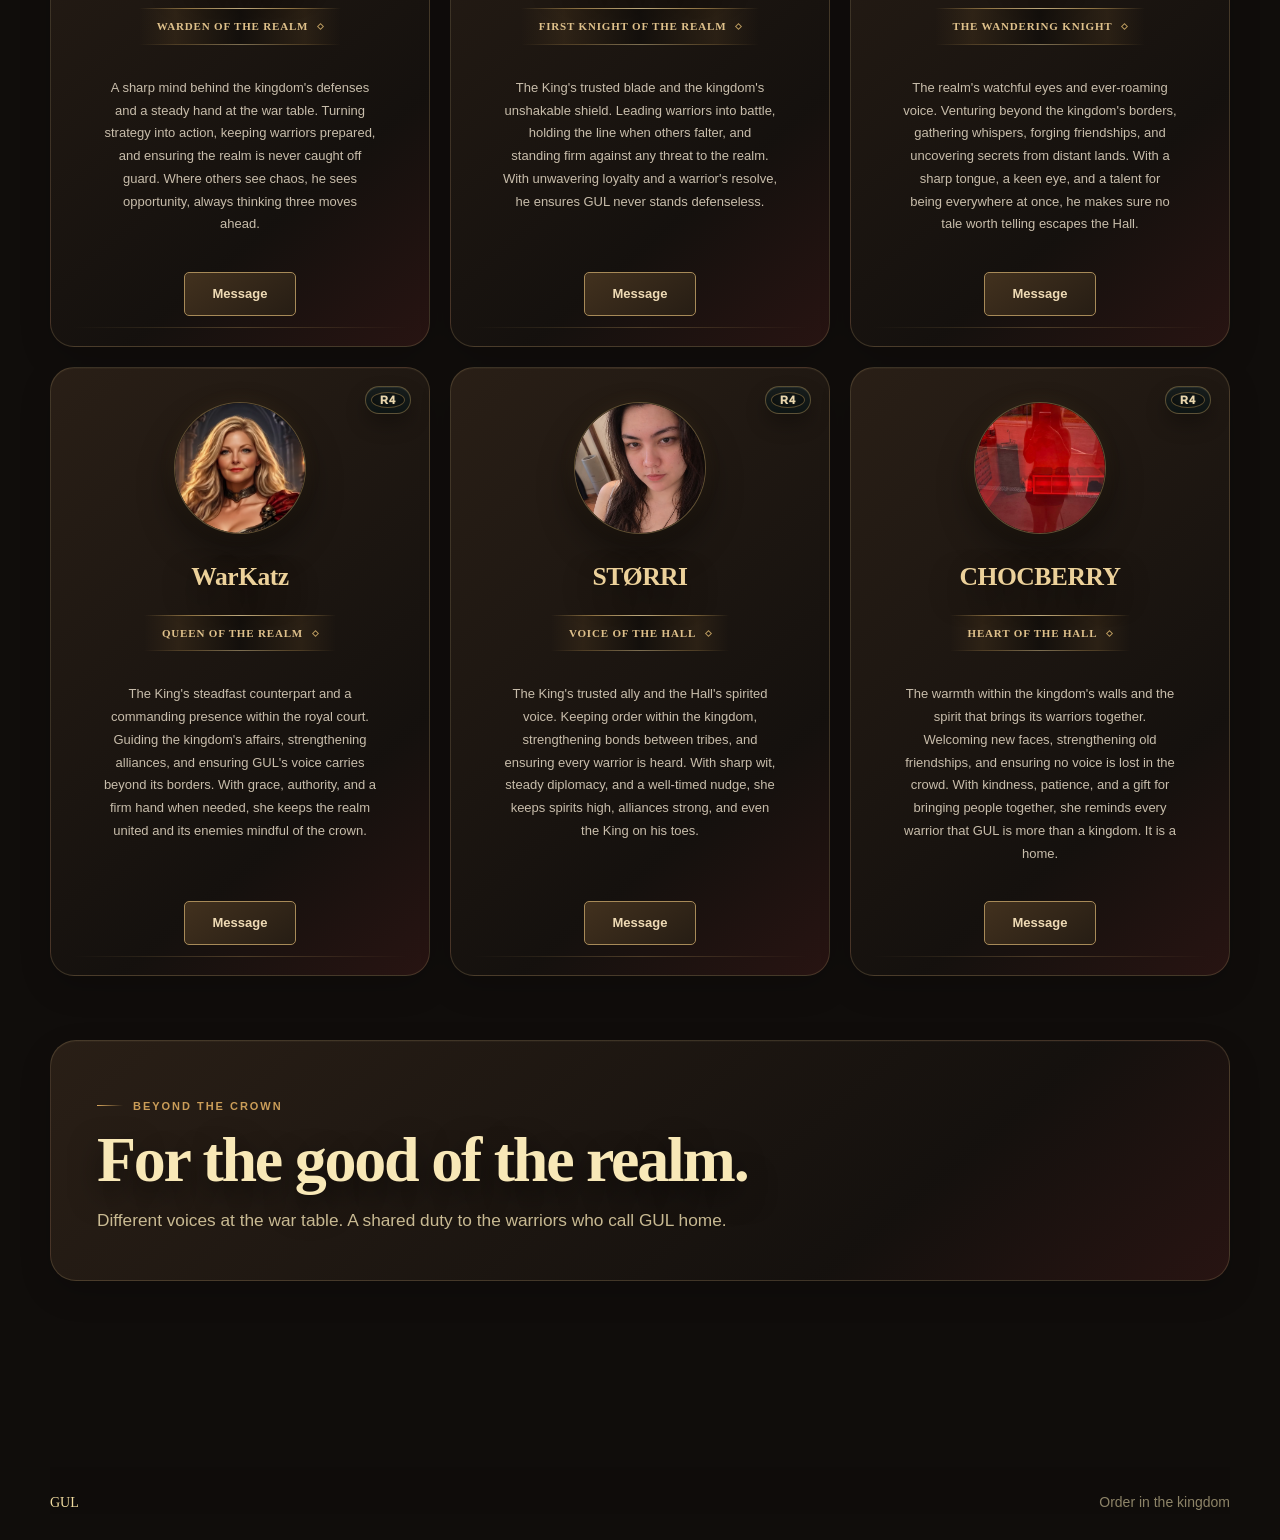
<file: kingdom.html>
<!doctype html>
<html lang="en">
  <head>
    <script>document.documentElement.classList.add("guild-page-loading")</script>
    <meta charset="utf-8">
    <meta name="viewport" content="width=device-width, initial-scale=1">
    <meta name="description" content="GUL leadership roster for Viking Rise: R5 leader and R4 officers.">
    <meta property="og:title" content="Leadership | GUL">
    <meta property="og:description" content="GUL leadership roster for Viking Rise: R5 leader and R4 officers.">
    <meta property="og:type" content="website">
    <meta property="og:image" content="assets/section-kingdom.webp">
    <title>Leadership | GUL</title>
    <link rel="icon" type="image/png" href="assets/guild-logo-source.webp">
    <link rel="preload" as="image" href="assets/section-kingdom.webp" fetchpriority="high">
    <link rel="stylesheet" href="leadership-framing.css?emperorPreview=20261106">
    <link rel="stylesheet" href="desktop-performance.css">
      <link rel="stylesheet" href="guild-clock-top.css?v=20261108-compact">
    <link rel="stylesheet" href="brand-theme.css?v=20261108-header2">
    <link rel="stylesheet" href="leadership-contacts.css?v=1">
    <link rel="stylesheet" href="responsive-polish.css?v=20261108-devices">
  <link rel="stylesheet" href="https://fonts.googleapis.com/css2?family=Cinzel:wght@700&display=swap">
  <link rel="stylesheet" href="guild-music.css?v=2">
  </head>
  <body class="leadership-overhaul">
    <div class="scene-loading" role="status" aria-label="Loading"><div class="loading-toast" aria-hidden="true"><div class="toast-mug mug-left"><img src="assets/viking-tankard.webp" alt="" width="100" height="100"></div><div class="toast-mug mug-right"><img src="assets/viking-tankard.webp" alt="" width="100" height="100"></div><div class="toast-foam"><i></i><i></i><i></i><i></i></div></div><strong>Pouring the ale.</strong><span class="loading-quip">Saving you a seat.</span><span class="loading-small">Preparing the hall for your arrival</span></div>
    <header class="site-header">
      <a class="brand" href="index.html" aria-label="GUL home"><span><strong>GUL</strong><small>Together further</small></span></a>
      <nav class="top-nav" aria-label="Main navigation">
        <a href="index.html">Home</a>
        <a href="announcements.html">Announcements</a>
        <a class="active" href="kingdom.html">Leadership</a>
        <a href="migration.html">Migration</a>
        <a href="achievements.html">Achievements</a>
        <a href="media.html">Media</a>
        <a href="guides.html">Guides</a>
        <a href="contacts.html">Socials</a>
      </nav>
      <div class="language-switcher language-select" aria-label="Language"><select aria-label="Language"><option selected>English</option><option>Русский</option><option>Tiếng Việt</option><option>Türkçe</option><option>Français</option><option>Bahasa Indonesia</option></select></div>
    </header>

    <main class="page kingdom-page leadership-page-shell">
      <section class="leadership-hero" aria-labelledby="leadership-title">
        <div class="leadership-hero-copy">
          <span class="leadership-kicker">Command Hall</span>
          <h1 id="leadership-title" data-i18n="kingdom.title">Leadership</h1>
          <p data-i18n="kingdom.intro">The war table, the final calls, and the crew keeping GUL moving together.</p>
        </div>
      </section>

<section class="r5-command-card" aria-label="R5 guild leader">
        <div class="r5-rank-sigil">R5</div>
        <div class="r5-avatar-ring">
          <div class="portrait-crop leader-portrait"><img class="officer-avatar lead-avatar" src="assets/the-emperor-profile.png" alt="The Emperor"></div>
        </div>
        <div class="r5-copy">
          <span class="leadership-kicker">King of the Realm</span>
          <h2>The Emperor</h2>
          <p class="leader-biography">The crown upon his head, the kingdom beneath his banner, and the weight of the realm upon his shoulders. Uniting warriors, commanding armies, and guiding GUL through triumph and turmoil alike. With vision, courage, and the loyalty of those who stand beside him, he leads the kingdom toward a legacy worthy of legend.</p>
          <details class="officer-message"><summary>Message</summary><div class="officer-contacts"><a href="https://t.me/siderian" target="_blank" rel="noopener noreferrer" aria-label="Contact The Emperor on Telegram">Telegram</a><a href="https://discord.com/users/859475438652882954" target="_blank" rel="noopener noreferrer" aria-label="Contact The Emperor on Discord">Discord</a></div></details>
        </div>
      </section>

      <section class="kingdom-section r4-roster-section" id="r4-roster">
        <div class="section-heading leadership-section-heading">
          <span class="leadership-kicker">Officers</span>
          <h2 data-i18n="kingdom.officersTitle">R4 Roster</h2>
          <p>The shield wall behind the leader, ready when the horn sounds.</p>
        </div>
        <div class="officer-grid leadership-officer-grid">
          <article class="officer-card"><span class="rank-badge">R4</span><div class="portrait-crop"><img class="officer-avatar" src="assets/officers/rocketstar-original.webp" alt="RocketStar" loading="lazy"></div><h3>RocketStar</h3><p class="officer-title">Warden of the Realm</p><p class="officer-biography">A sharp mind behind the kingdom&#x27;s defenses and a steady hand at the war table. Turning strategy into action, keeping warriors prepared, and ensuring the realm is never caught off guard. Where others see chaos, he sees opportunity, always thinking three moves ahead.</p><details class="officer-message"><summary>Message</summary><div class="officer-contacts"><a href="https://t.me/lavrik161_rus" target="_blank" rel="noopener noreferrer" aria-label="Contact RocketStar on Telegram">Telegram</a></div></details></article>
          <article class="officer-card"><span class="rank-badge">R4</span><div class="portrait-crop"><img class="officer-avatar portrait-rogal" src="assets/rogal-sandorn-profile.png" alt="Rogal Sandorn" loading="lazy"></div><h3>Rogal Sandorn</h3><p class="officer-title">First Knight of the Realm</p><p class="officer-biography">The King&#x27;s trusted blade and the kingdom&#x27;s unshakable shield. Leading warriors into battle, holding the line when others falter, and standing firm against any threat to the realm. With unwavering loyalty and a warrior&#x27;s resolve, he ensures GUL never stands defenseless.</p><details class="officer-message"><summary>Message</summary><div class="officer-contacts"><a href="https://t.me/SandorClegane11" target="_blank" rel="noopener noreferrer" aria-label="Contact Rogal Sandorn on Telegram">Telegram</a><a href="https://discord.com/users/247805516934414346" target="_blank" rel="noopener noreferrer" aria-label="Contact Rogal Sandorn on Discord">Discord</a></div></details></article>
          <article class="officer-card"><span class="rank-badge">R4</span><div class="portrait-crop"><img class="officer-avatar" src="assets/officers/surtur-original.webp" alt="SeRj" loading="lazy"></div><h3>SeRj</h3><p class="officer-title">The Wandering Knight</p><p class="officer-biography">The realm&#x27;s watchful eyes and ever-roaming voice. Venturing beyond the kingdom&#x27;s borders, gathering whispers, forging friendships, and uncovering secrets from distant lands. With a sharp tongue, a keen eye, and a talent for being everywhere at once, he makes sure no tale worth telling escapes the Hall.</p><details class="officer-message"><summary>Message</summary><div class="officer-contacts"><a href="https://t.me/SeRjjjjjjjjjj" target="_blank" rel="noopener noreferrer" aria-label="Contact SeRj on Telegram">Telegram</a></div></details></article>
          <article class="officer-card"><span class="rank-badge">R4</span><div class="portrait-crop"><img class="officer-avatar portrait-warkatz" src="assets/warkatz-profile.png" alt="WarKatz" loading="lazy"></div><h3>WarKatz</h3><p class="officer-title">Queen of the Realm</p><p class="officer-biography">The King&#x27;s steadfast counterpart and a commanding presence within the royal court. Guiding the kingdom&#x27;s affairs, strengthening alliances, and ensuring GUL&#x27;s voice carries beyond its borders. With grace, authority, and a firm hand when needed, she keeps the realm united and its enemies mindful of the crown.</p><details class="officer-message"><summary>Message</summary><div class="officer-contacts"><a href="https://t.me/+447788738983" target="_blank" rel="noopener noreferrer" aria-label="Contact WarKatz on Telegram">Telegram</a><a href="https://discord.com/users/1091436177720098866" target="_blank" rel="noopener noreferrer" aria-label="Contact WarKatz on Discord">Discord</a></div></details></article>
          <article class="officer-card"><span class="rank-badge">R4</span><div class="portrait-crop"><img class="officer-avatar portrait-storri" src="assets/storri-portrait.png" alt="STØRRI" loading="lazy"></div><h3>STØRRI</h3><p class="officer-title">Voice of the Hall</p><p class="officer-biography">The King&#x27;s trusted ally and the Hall&#x27;s spirited voice. Keeping order within the kingdom, strengthening bonds between tribes, and ensuring every warrior is heard. With sharp wit, steady diplomacy, and a well-timed nudge, she keeps spirits high, alliances strong, and even the King on his toes.</p><details class="officer-message"><summary>Message</summary><div class="officer-contacts"><a href="https://t.me/blndknn" target="_blank" rel="noopener noreferrer" aria-label="Contact STØRRI on Telegram">Telegram</a><a href="https://discord.com/users/1526849707899621457" target="_blank" rel="noopener noreferrer" aria-label="Contact STØRRI on Discord">Discord</a></div></details></article>
          <article class="officer-card"><span class="rank-badge">R4</span><div class="portrait-crop"><img class="officer-avatar portrait-chocberry" src="assets/chocberry-profile.png" alt="CHOCBERRY" loading="lazy"></div><h3>CHOCBERRY</h3><p class="officer-title">Heart of the Hall</p><p class="officer-biography">The warmth within the kingdom&#x27;s walls and the spirit that brings its warriors together. Welcoming new faces, strengthening old friendships, and ensuring no voice is lost in the crowd. With kindness, patience, and a gift for bringing people together, she reminds every warrior that GUL is more than a kingdom. It is a home.</p><details class="officer-message"><summary>Message</summary><div class="officer-contacts"><a href="https://t.me/Chocberry419" target="_blank" rel="noopener noreferrer" aria-label="Contact CHOCBERRY on Telegram">Telegram</a><a href="https://discord.com/users/1535194883885899786" target="_blank" rel="noopener noreferrer" aria-label="Contact CHOCBERRY on Discord">Discord</a></div></details></article>
        </div>
      </section>

      <section class="leadership-note">
        <span class="leadership-kicker">Beyond the Crown</span>
        <h2>For the good of the realm.</h2>
        <p>Different voices at the war table. A shared duty to the warriors who call GUL home.</p>
      </section>
    </main>

    <footer class="site-footer"><span>GUL</span><span>Leadership</span></footer>
    <script src="languages.js"></script><script src="script.js?v=20261108-music1"></script>
    <script src="page-transitions.js?v=5"></script><script src="background-preload.js?v=6"></script>
      <script src="guild-clock-top.js?v=20261108-header2" defer></script>
    <script src="leadership-contacts.js?v=2" defer></script>
  <script src="guild-music.js?v=2"></script>
  </body>
</html>
</file>
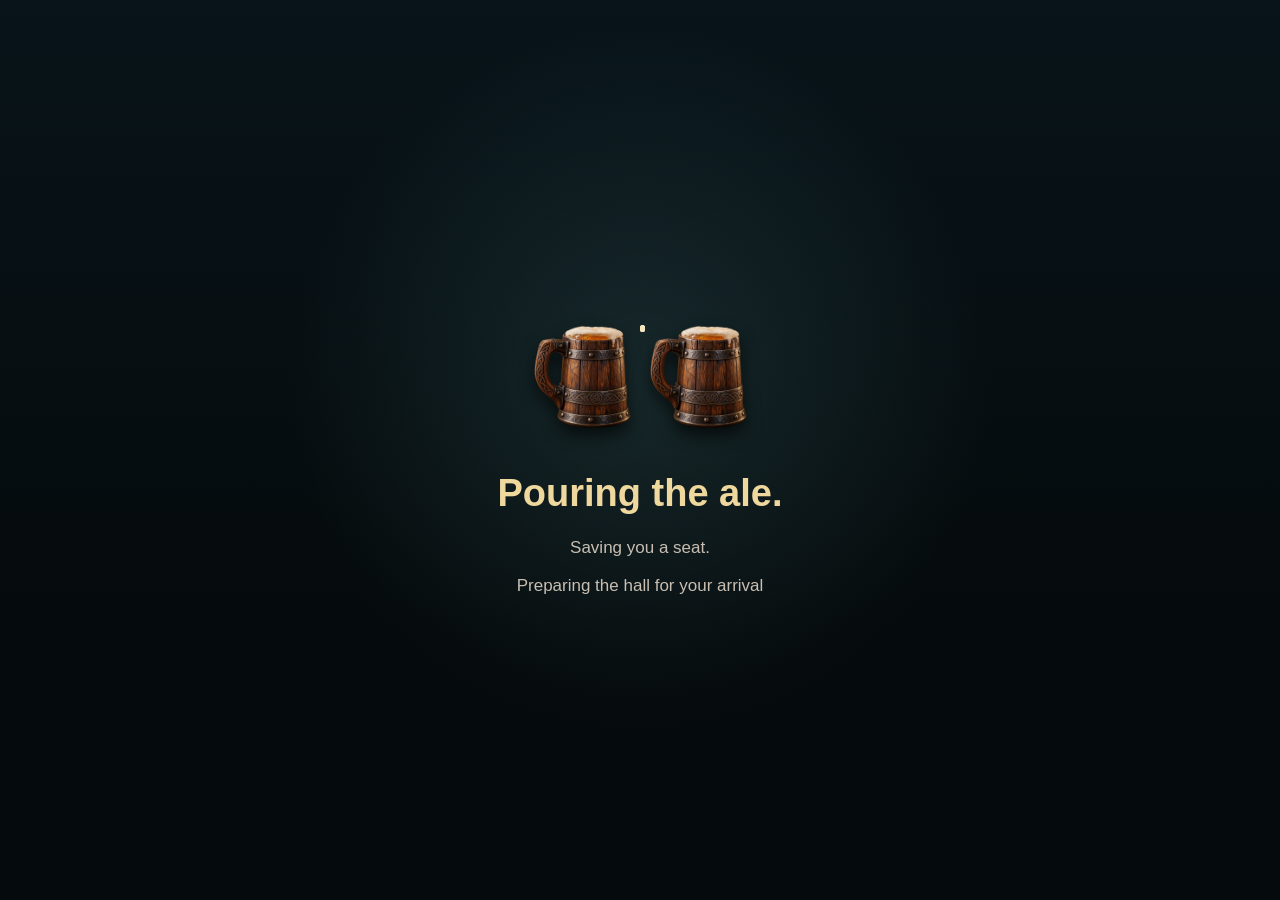
<file: loading-preview.html>
<!doctype html><html><head><meta name="viewport" content="width=device-width,initial-scale=1"><link rel="stylesheet" href="styles.css?v=fontUnify2"><title>Axe loading preview</title></head><body><div class="scene-loading" role="status" aria-label="Loading"><div class="loading-toast" aria-hidden="true"><div class="toast-mug mug-left"><img src="assets/viking-tankard.webp" alt="" width="100" height="100"></div><div class="toast-mug mug-right"><img src="assets/viking-tankard.webp" alt="" width="100" height="100"></div><div class="toast-foam"><i></i><i></i><i></i><i></i></div></div><strong>Pouring the ale.</strong><span class="loading-quip">Saving you a seat.</span><span class="loading-small">Preparing the hall for your arrival</span></div></body></html>
</file>
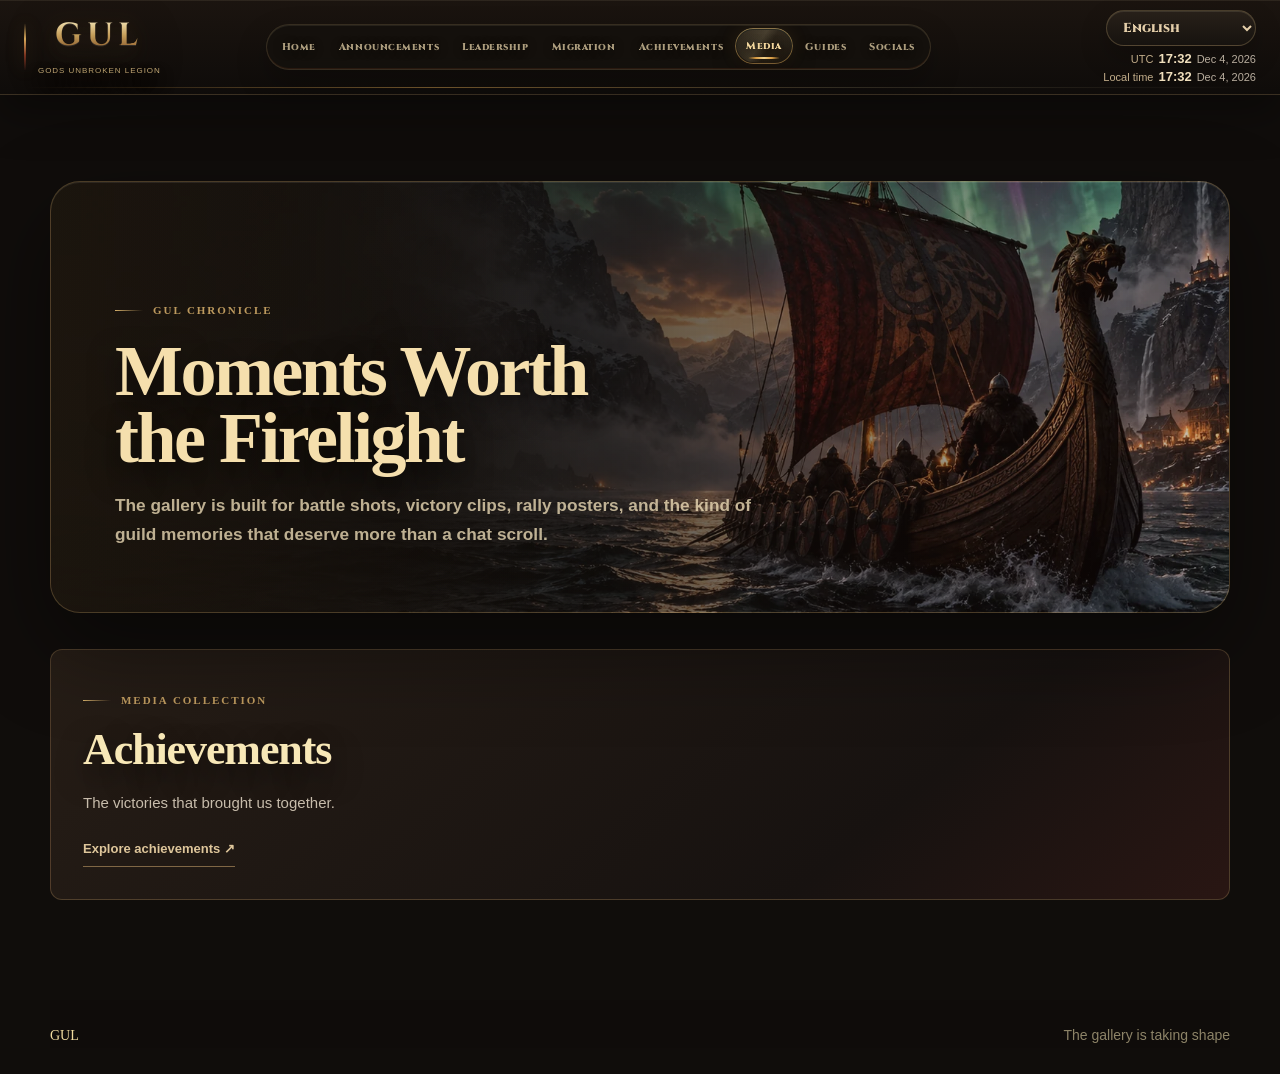
<file: media.html>
<!doctype html>
<html lang="ru">
  <head>
    <script>document.documentElement.classList.add("guild-page-loading")</script>
    <meta charset="utf-8">
    <meta name="viewport" content="width=device-width, initial-scale=1">
    <meta name="description" content="Скриншоты, видео, афиши и архив боевых событий гильдии Viking Rise.">
    <meta property="og:title" content="Media | GUL">
    <meta property="og:description" content="Скриншоты, видео, афиши и архив боевых событий гильдии Viking Rise.">
    <meta property="og:type" content="website">
    <meta property="og:image" content="assets/hero-viking-guild.webp">
    <title>Media | GUL</title>
    <link rel="icon" type="image/png" href="assets/guild-logo-source.webp">
    <link rel="stylesheet" href="styles.css?finalHallLogo=1791290001">
  <link rel="preload" as="image" href="assets/section-media.webp" fetchpriority="high"><link rel="stylesheet" href="desktop-performance.css">
    <link rel="stylesheet" href="guild-clock-top.css?v=20261108-compact">
    <link rel="stylesheet" href="brand-theme.css?v=20261108-header2">
    <link rel="stylesheet" href="section-layout.css?v=20261107">
    <link rel="stylesheet" href="victory-gallery.css?v=1">
    <link rel="stylesheet" href="responsive-polish.css?v=20261108-devices">
  <link rel="stylesheet" href="https://fonts.googleapis.com/css2?family=Cinzel:wght@700&display=swap">
  <link rel="stylesheet" href="guild-music.css?v=2">
  </head>
  <body class="media-page"><div class="scene-loading" role="status" aria-label="Loading"><div class="loading-toast" aria-hidden="true"><div class="toast-mug mug-left"><img src="assets/viking-tankard.webp" alt="" width="100" height="100"></div><div class="toast-mug mug-right"><img src="assets/viking-tankard.webp" alt="" width="100" height="100"></div><div class="toast-foam"><i></i><i></i><i></i><i></i></div></div><strong>Pouring the ale.</strong><span class="loading-quip">Saving you a seat.</span><span class="loading-small">Preparing the hall for your arrival</span></div>
    <header class="site-header">
      <a class="brand" href="index.html"><span><strong>GUL</strong><small>Together further</small></span></a>
      <nav class="top-nav" aria-label="Основная навигация">
        <a href="index.html">Home</a>
        <a href="migration.html">Migration</a>
        <a href="achievements.html">Achievements</a>
        <a class="active" href="media.html">Media</a>
        <a href="guides.html">Guides</a>
        <a href="kingdom.html">Leadership</a>
        <a href="contacts.html">Socials</a>
      </nav>
    </header>
    <main class="page media-overhaul">
      <section class="media-hero" aria-labelledby="media-title">
        <div class="media-hero-copy">
          <span class="page-kicker">GUL Chronicle</span>
          <h1 id="media-title">Moments Worth the Firelight</h1>
          <p>The gallery is built for battle shots, victory clips, rally posters, and the kind of guild memories that deserve more than a chat scroll.</p>
        </div>
        <div class="media-lens-card" aria-hidden="true">
          <span class="lens-ring"></span>
          <span class="lens-glint"></span>
          <strong>Archive</strong>
          <small>Shots · Clips · Posters</small>
        </div>
      </section>

      <section class="victory-browser" data-media-view="root" aria-label="Media collections">
        <a class="victory-collection" href="media.html?category=achievements#collections"><span class="page-kicker">Media collection</span><h2>Achievements</h2><p>The victories that brought us together.</p><span class="victory-text-link">Explore achievements ↗</span></a>
      </section>
      <section class="victory-browser" id="collections" data-media-view="achievements" hidden aria-labelledby="collection-title">
        <a class="victory-text-link" href="media.html">← All media</a><h2 id="collection-title">Achievements</h2>
        <a class="victory-collection victory-album-cover" href="media.html?album=kvk1#kvk1"><img src="assets/kvk1/team-05-preview.webp" alt="GUL gathered at Svartalfheim"><div><span class="page-kicker">Victory album</span><h2>KVK1 Champions</h2><p>Svartalfheim. A victory shared by GUL.</p><span class="victory-text-link">Open album ↗</span></div></a>
      </section>
      <section data-media-view="kvk1" hidden class="victory-album" id="kvk1" aria-labelledby="kvk-album-title">
        <a class="victory-text-link" href="media.html?category=achievements#collections">← Achievements</a>
        <div class="victory-album-heading"><div><span class="page-kicker">KVK1 Champions</span><h2 id="kvk-album-title">Svartalfheim</h2><p>Gathered as one. A moment to remember our KVK1 victory.</p></div></div>
        <div class="victory-photo-grid">
          <figure class="victory-photo victory-photo-featured"><a href="assets/kvk1/season-honor.webp" data-victory-photo aria-label="Open season honor record"><img src="assets/kvk1/season-honor.webp" alt="GUL Season Honor: one season win in Svartalfheim, Victory, October 3 2026 UTC" loading="lazy" decoding="async"></a></figure>
          <figure class="victory-photo victory-photo-featured"><a href="assets/kvk1/team-05.webp" data-victory-photo aria-label="Open photo: One guild. One victory."><img src="assets/kvk1/team-05-preview.webp" alt="GUL troops assembled around Svartalfheim in daylight after the KVK1 victory" loading="lazy" decoding="async"></a></figure>
          <figure class="victory-photo"><a href="assets/kvk1/team-02.webp" data-victory-photo aria-label="Open photo: Together at Svartalfheim"><img src="assets/kvk1/team-02-preview.webp" alt="GUL troops assembled around Svartalfheim at night after the KVK1 victory" loading="lazy" decoding="async"></a></figure>
        </div>
</section>
    </main>
    <footer class="site-footer"><span>GUL</span><span>Mediaархив пополняется</span></footer>
    <script src="languages.js"></script><script src="script.js?v=20261108-music1"></script>
  <script src="page-transitions.js?v=5"></script><script src="background-preload.js?v=6"></script>
    <script src="guild-clock-top.js?v=20261108-header2" defer></script>
    <script src="victory-gallery.js?v=1" defer></script>
  <script src="guild-music.js?v=2"></script>
  </body>
</html>
</file>
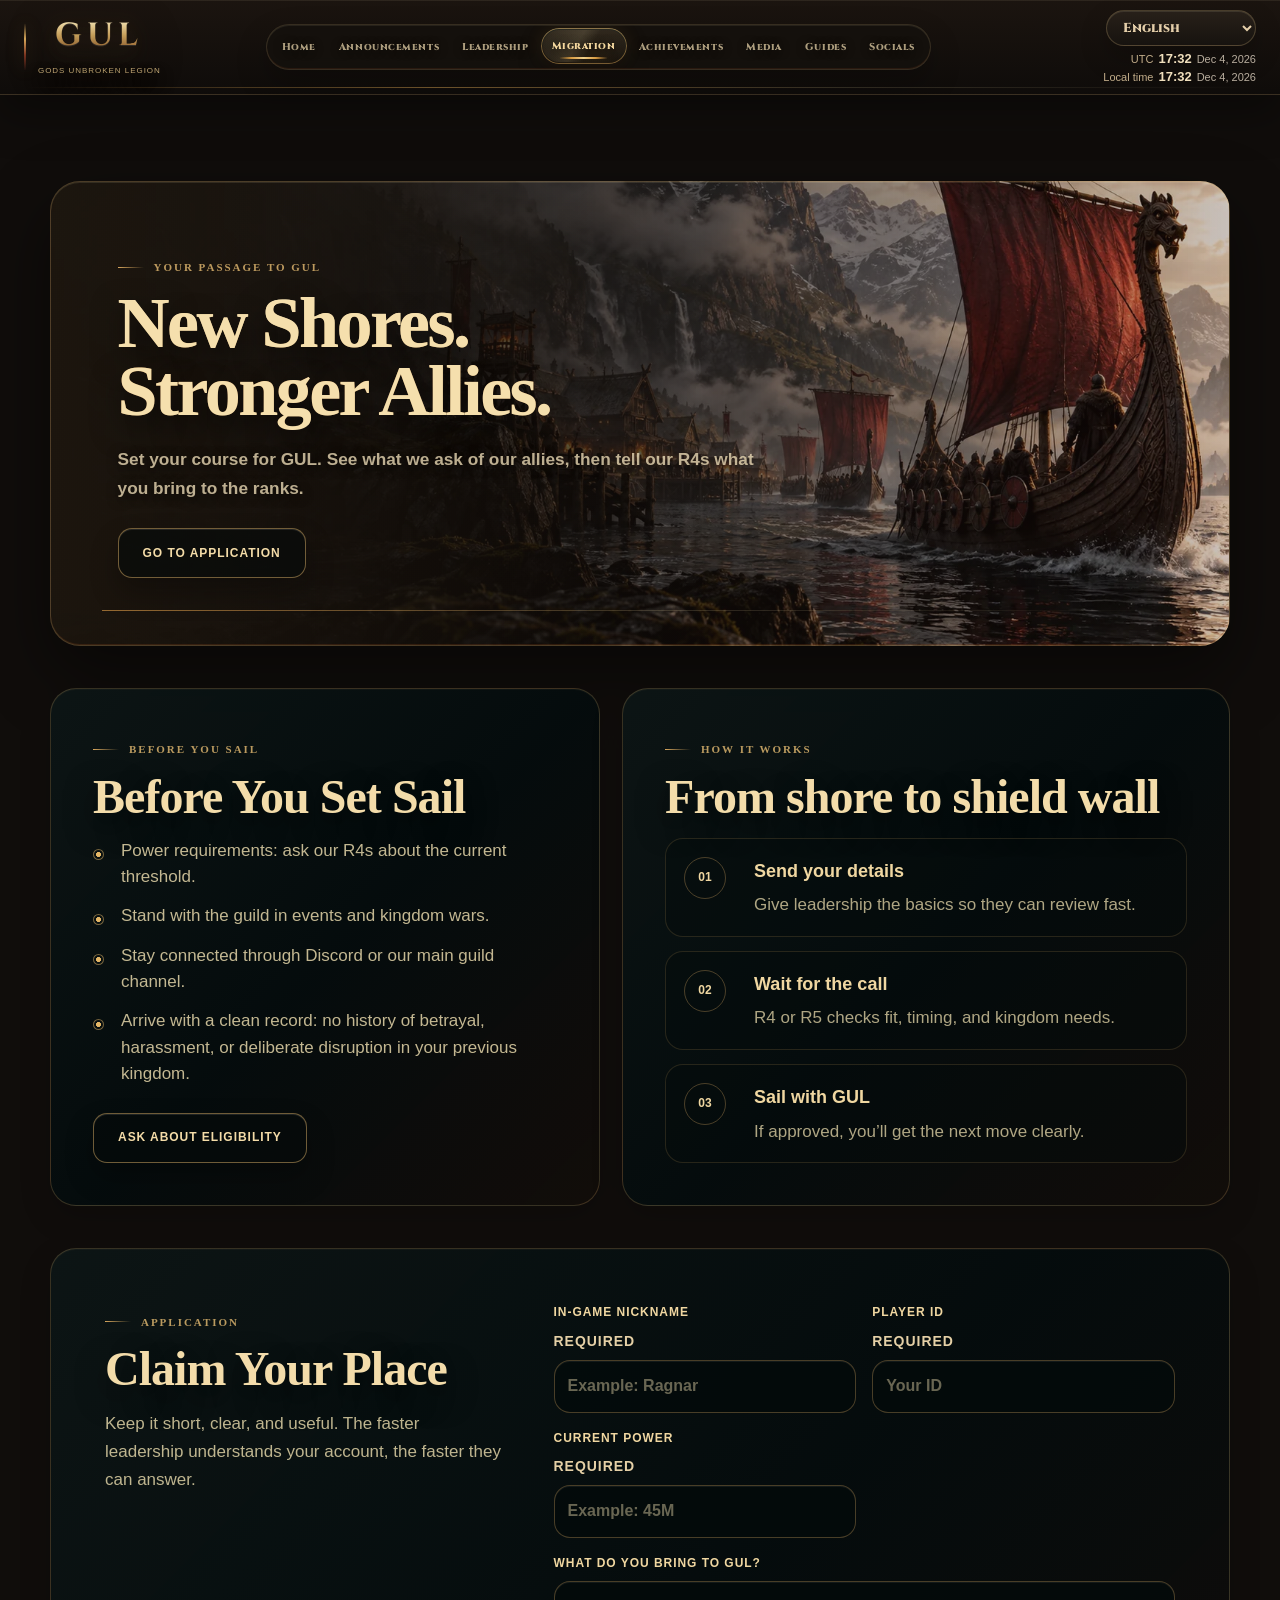
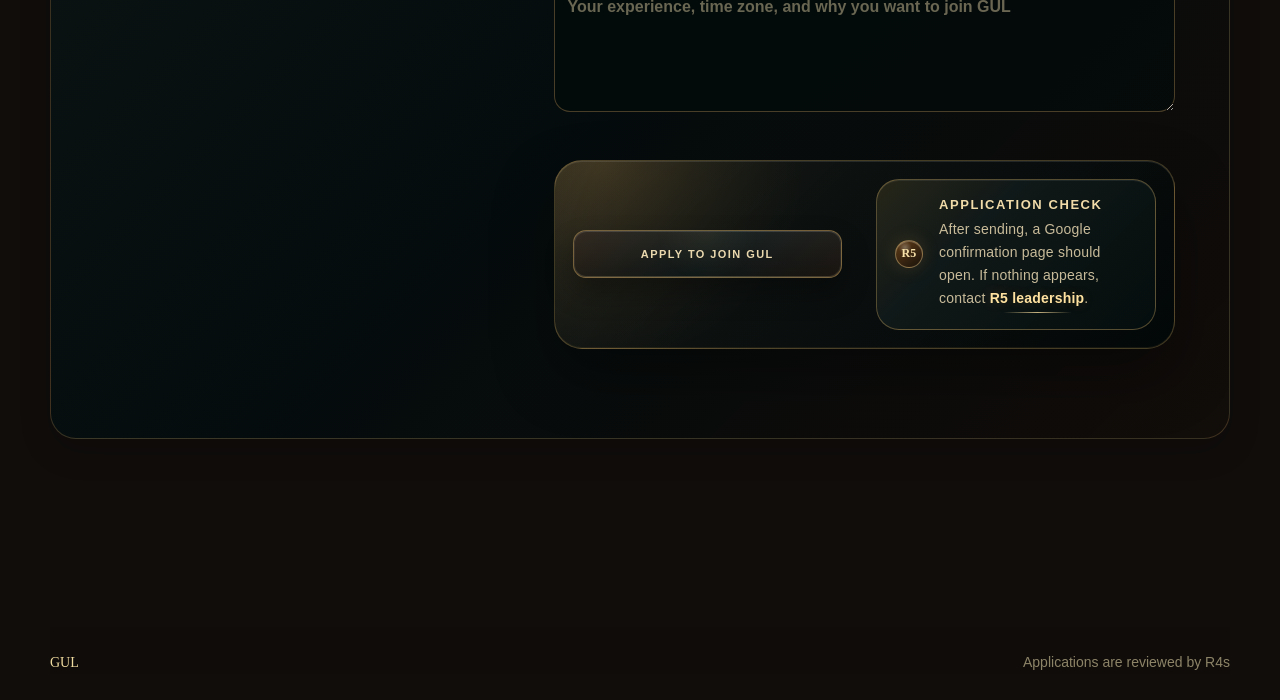
<file: migration.html>
<!doctype html>
<html lang="en">
  <head>
    <script>document.documentElement.classList.add("guild-page-loading")</script>
    <meta charset="utf-8">
    <meta name="viewport" content="width=device-width, initial-scale=1">
    <meta name="description" content="Apply to migrate and sail with GUL in Viking Rise.">
    <meta property="og:title" content="Migration | GUL">
    <meta property="og:description" content="Apply to migrate and sail with GUL in Viking Rise.">
    <meta property="og:type" content="website">
    <meta property="og:image" content="assets/section-migration.webp">
    <title>Migration | GUL</title>
    <link rel="icon" type="image/png" href="assets/guild-logo-source.webp">
    <link rel="preload" as="image" href="assets/section-migration.webp" fetchpriority="high">
    <link rel="stylesheet" href="styles.css?finalHallLogo=1791290001">
    <link rel="stylesheet" href="desktop-performance.css">
      <link rel="stylesheet" href="guild-clock-top.css?v=20261108-compact">
    <link rel="stylesheet" href="brand-theme.css?v=20261108-header2">
    <link rel="stylesheet" href="responsive-polish.css?v=20261108-devices">
  <link rel="stylesheet" href="https://fonts.googleapis.com/css2?family=Cinzel:wght@700&display=swap">
  <link rel="stylesheet" href="guild-music.css?v=2">
  </head>
  <body class="migration-page migration-overhaul">
    <div class="scene-loading" role="status" aria-label="Loading"><div class="loading-toast" aria-hidden="true"><div class="toast-mug mug-left"><img src="assets/viking-tankard.webp" alt="" width="100" height="100"></div><div class="toast-mug mug-right"><img src="assets/viking-tankard.webp" alt="" width="100" height="100"></div><div class="toast-foam"><i></i><i></i><i></i><i></i></div></div><strong>Pouring the ale.</strong><span class="loading-quip">Saving you a seat.</span><span class="loading-small">Preparing the hall for your arrival</span></div>
    <header class="site-header">
      <a class="brand" href="index.html" aria-label="GUL home"><span><strong>GUL</strong><small>Together further</small></span></a>
      <nav class="top-nav" aria-label="Main navigation">
        <a href="index.html">Home</a>
        <a href="announcements.html">Announcements</a>
        <a href="kingdom.html">Leadership</a>
        <a class="active" href="migration.html">Migration</a>
        <a href="achievements.html">Achievements</a>
        <a href="media.html">Media</a>
        <a href="guides.html">Guides</a>
        <a href="contacts.html">Socials</a>
      </nav>
      <div class="language-switcher language-select" aria-label="Language"><select aria-label="Language"><option selected>English</option><option>Русский</option><option>Tiếng Việt</option><option>Türkçe</option><option>Français</option><option>Bahasa Indonesia</option></select></div>
    </header>

    <main class="page migration-page-shell">
      <section class="migration-hero" aria-labelledby="migration-title">
        <div class="migration-hero-copy">
          <span class="migration-kicker" data-i18n="migration.eyebrow">Join the voyage</span>
          <h1 id="migration-title" data-i18n="migration.title">Migration</h1>
          <p data-i18n="migration.intro">Apply to sail with GUL.</p>
          <a class="migration-hero-cta" href="#application" data-i18n="migration.jump">Start your application</a>
        </div>
      </section>

      <section class="migration-voyage-grid" aria-label="Migration details">
        <article class="migration-panel migration-requirements">
          <span class="migration-kicker">Before you sail</span>
          <h2 data-i18n="migration.requirementsTitle">Requirements</h2>
          <ul>
            <li data-i18n="migration.reqPower">Player power minimum: to be announced.</li>
            <li data-i18n="migration.reqActivity">Active in events and kingdom wars.</li>
            <li data-i18n="migration.reqContact">Reachable through Discord or the main guild channel.</li>
            <li data-i18n="migration.reqRecord">Arrive with a clean reputation: no betrayal, harassment, or deliberate harm in your former kingdom.</li>
          </ul>
          <a class="migration-discord" href="https://discord.gg/CUmMG2Z4TM" target="_blank" rel="noopener noreferrer" data-i18n="migration.eligibility">Ask about eligibility</a>
        </article>

        <article class="migration-steps" aria-label="Migration path">
          <span class="migration-kicker">How it works</span>
          <h2>From shore to shield wall</h2>
          <div class="migration-step-list">
            <div><span>01</span><strong>Send your details</strong><p>Give leadership the basics so they can review fast.</p></div>
            <div><span>02</span><strong>Wait for the call</strong><p>R4 or R5 checks fit, timing, and kingdom needs.</p></div>
            <div><span>03</span><strong>Sail with GUL</strong><p>If approved, you’ll get the next move clearly.</p></div>
          </div>
        </article>
      </section>

      <section class="migration-application-card" aria-labelledby="application-title">
        <div class="application-intro">
          <span class="migration-kicker">Application</span>
          <h2 id="application-title" data-i18n="migration.formTitle">Send your request</h2>
          <p>Keep it short, clear, and useful. The faster leadership understands your account, the faster they can answer.</p>
        </div>
        <form id="application" class="form migration-form" data-migration-form action="#" method="post">
          <div class="migration-form-grid">
            <label><span data-i18n="migration.nickname">Game nickname</span> <small class="required-label" data-i18n="form.required">Required</small><input type="text" name="nickname" autocomplete="nickname" required aria-required="true" maxlength="100" placeholder="Example: Ragnar" data-placeholder-i18n="migration.nicknamePlaceholder"></label>
            <label><span data-i18n="migration.playerId">Player ID</span> <small class="required-label" data-i18n="form.required">Required</small><input type="text" name="player-id" inputmode="numeric" required aria-required="true" maxlength="100" placeholder="Your ID" data-placeholder-i18n="migration.playerIdPlaceholder"></label>
            <label><span data-i18n="migration.power">Current power</span> <small class="required-label" data-i18n="form.required">Required</small><input type="text" name="power" required aria-required="true" maxlength="100" placeholder="Example: 45M" data-placeholder-i18n="migration.powerPlaceholder"></label>
            <label class="migration-comment"><span data-i18n="migration.comment">Comment</span><textarea name="comment" maxlength="2000" rows="4" placeholder="Experience, time zone, migration goals" data-placeholder-i18n="migration.commentPlaceholder"></textarea></label>
          </div>
          <div class="migration-submit-row migration-submit-premium">
            <div class="migration-action-stack">
              <button class="button primary" type="submit" data-i18n="migration.submit">Submit application</button>
            </div>
            <p class="form-help migration-r5-note"><span class="note-title">Application check</span><span>After sending, a Google confirmation page should open. If nothing appears, contact <a href="kingdom.html" class="r5-leadership-link">R5 leadership</a>.</span></p>
          </div>
          <label hidden aria-hidden="true">Website<input name="website" tabindex="-1" autocomplete="off"></label><p role="status" aria-live="polite"></p>
        </form>
      </section>
    </main>
    <footer class="site-footer"><span>GUL</span><span>Applications reviewed by leadership</span></footer>
    <script src="languages.js"></script><script src="script.js?v=20261108-music1"></script><script src="migration-config.js"></script><script src="migration-form.js"></script>
    <script src="page-transitions.js?v=5"></script><script src="background-preload.js?v=6"></script>
      <script src="guild-clock-top.js?v=20261108-header2" defer></script>
  <script src="guild-music.js?v=2"></script>
  </body>
</html>
</file>
